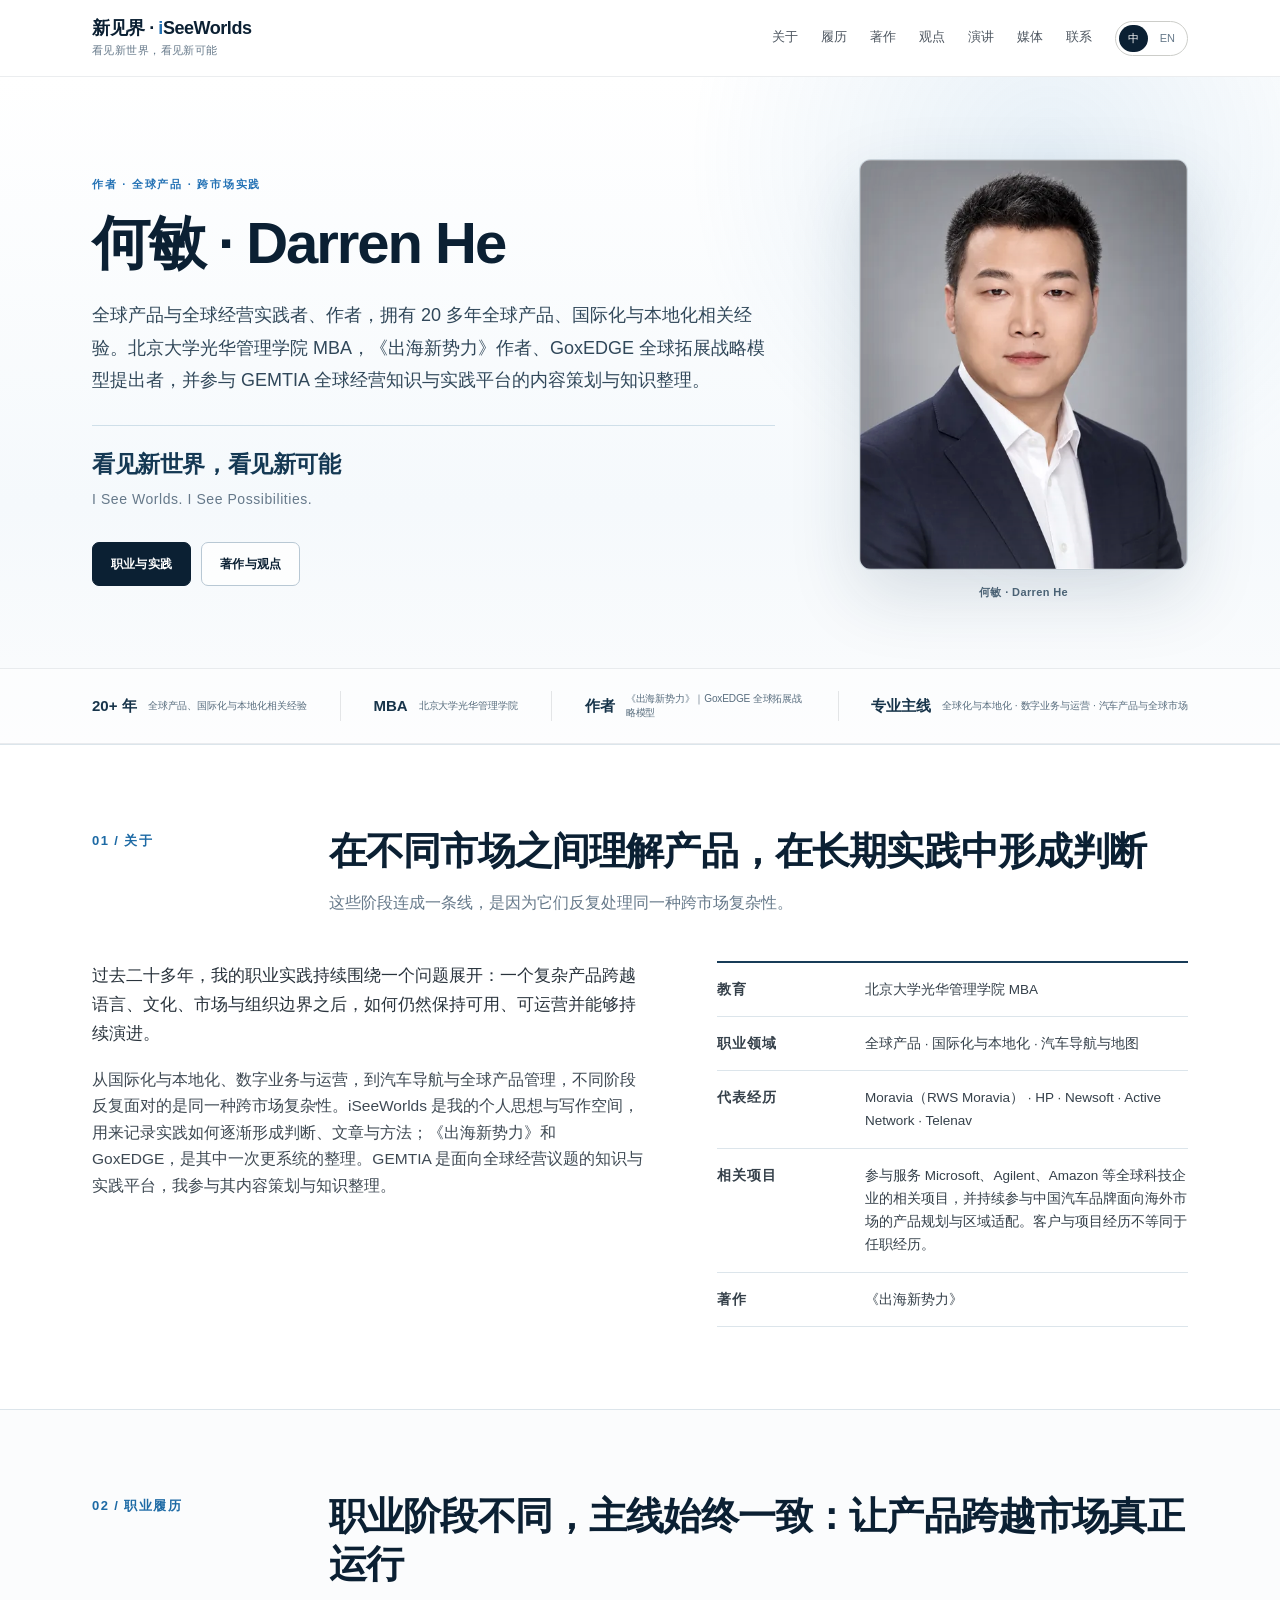
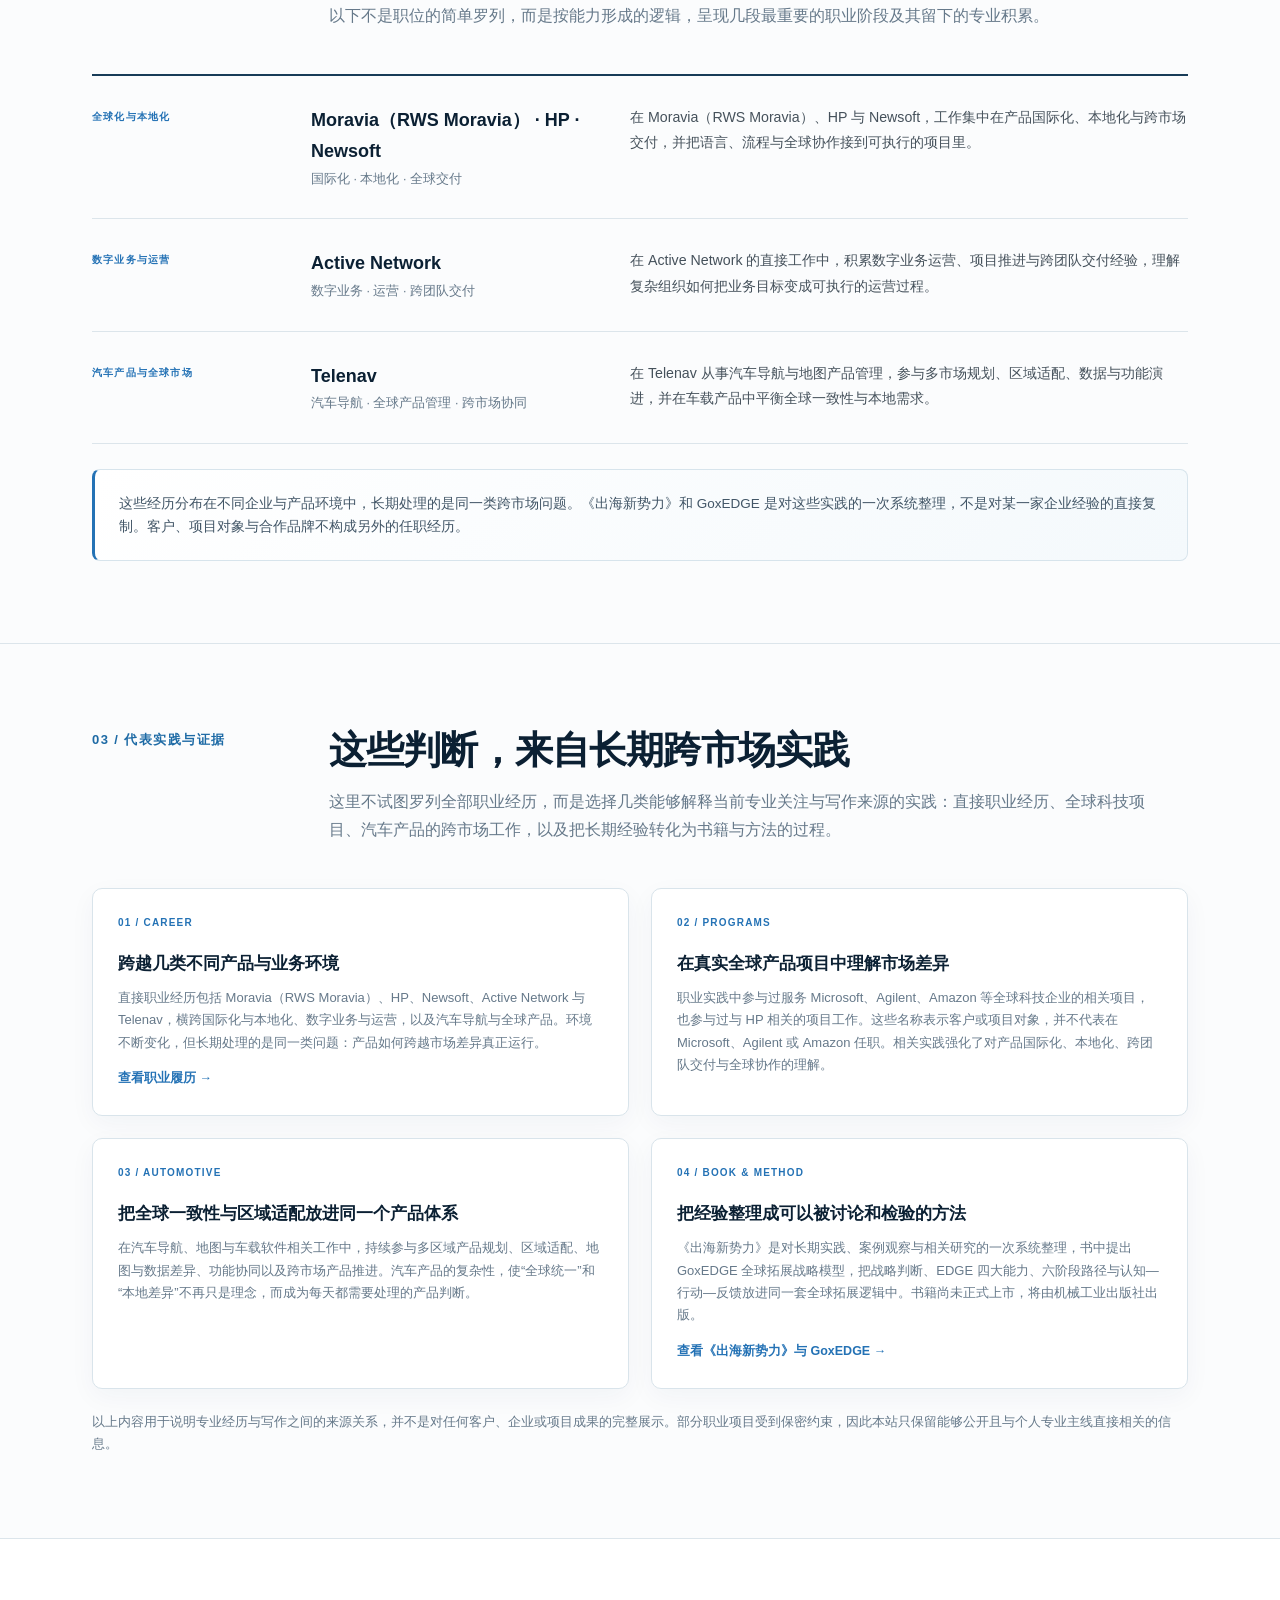
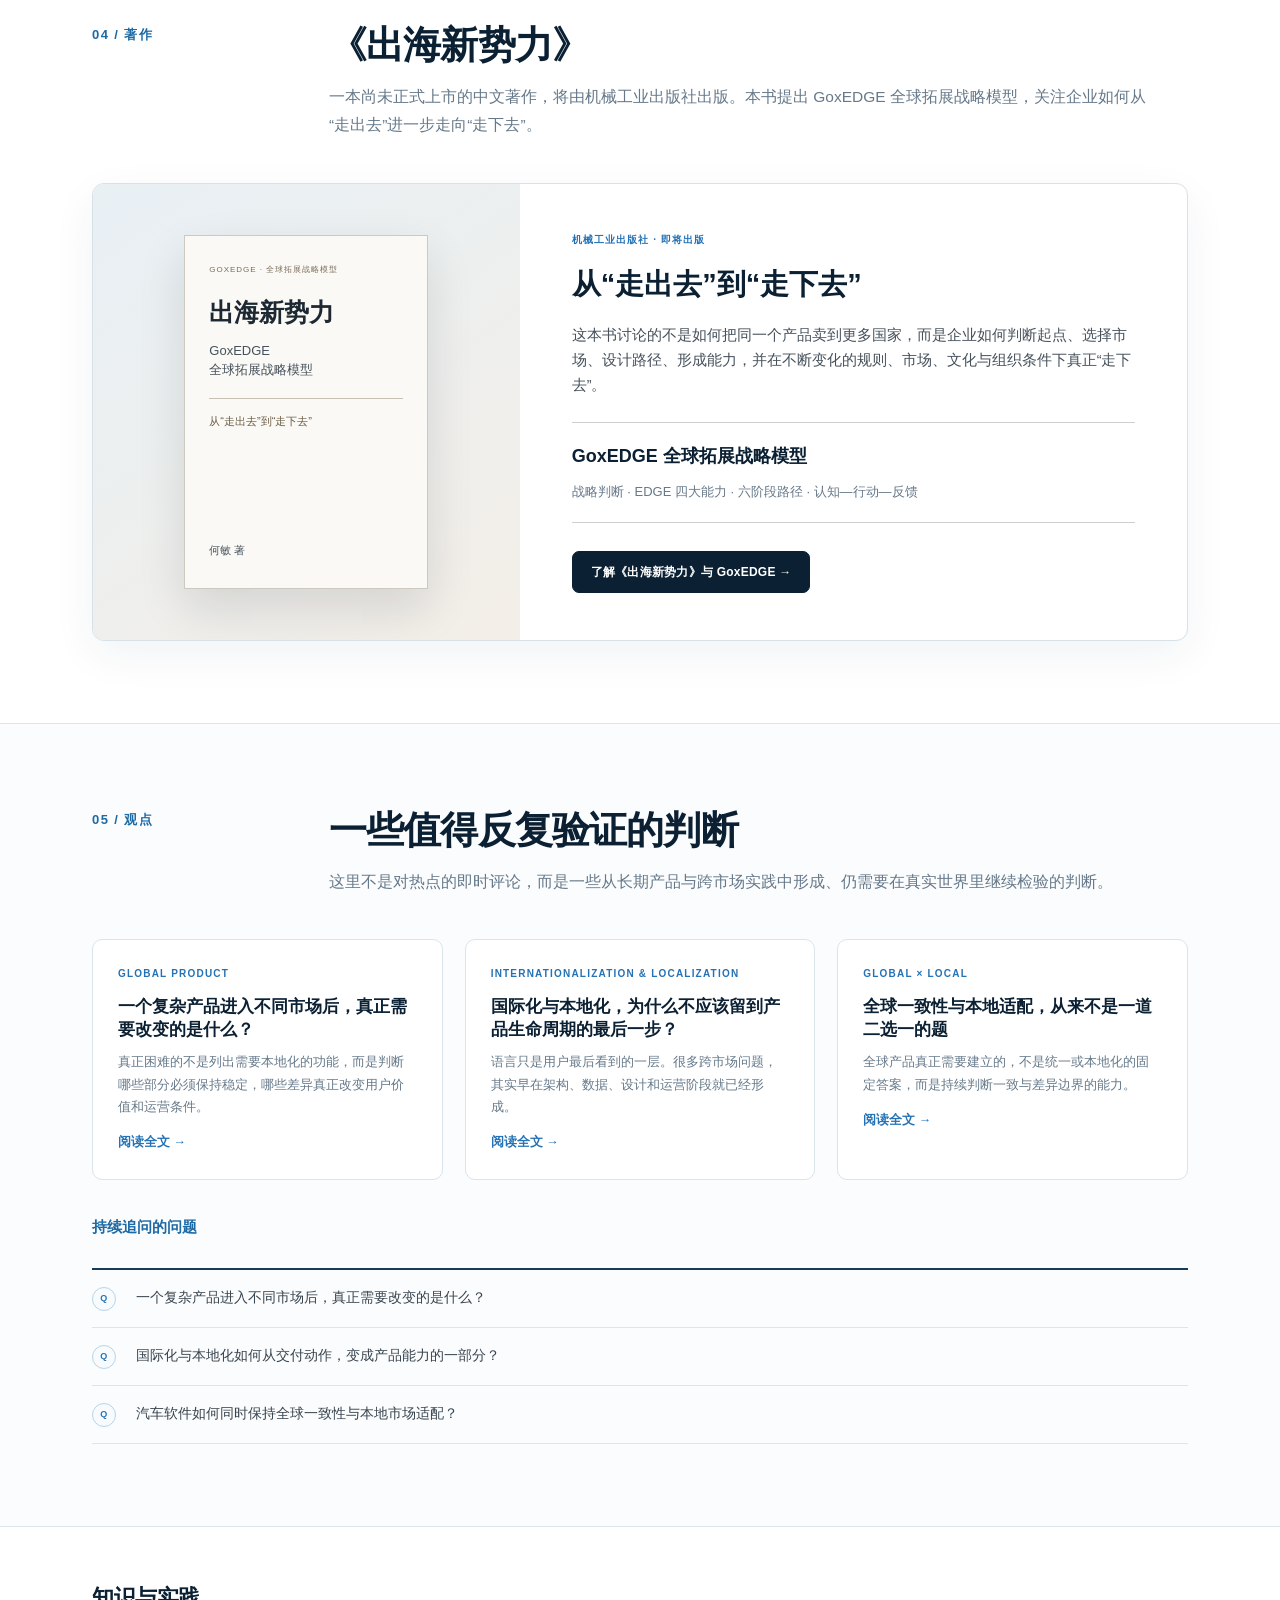
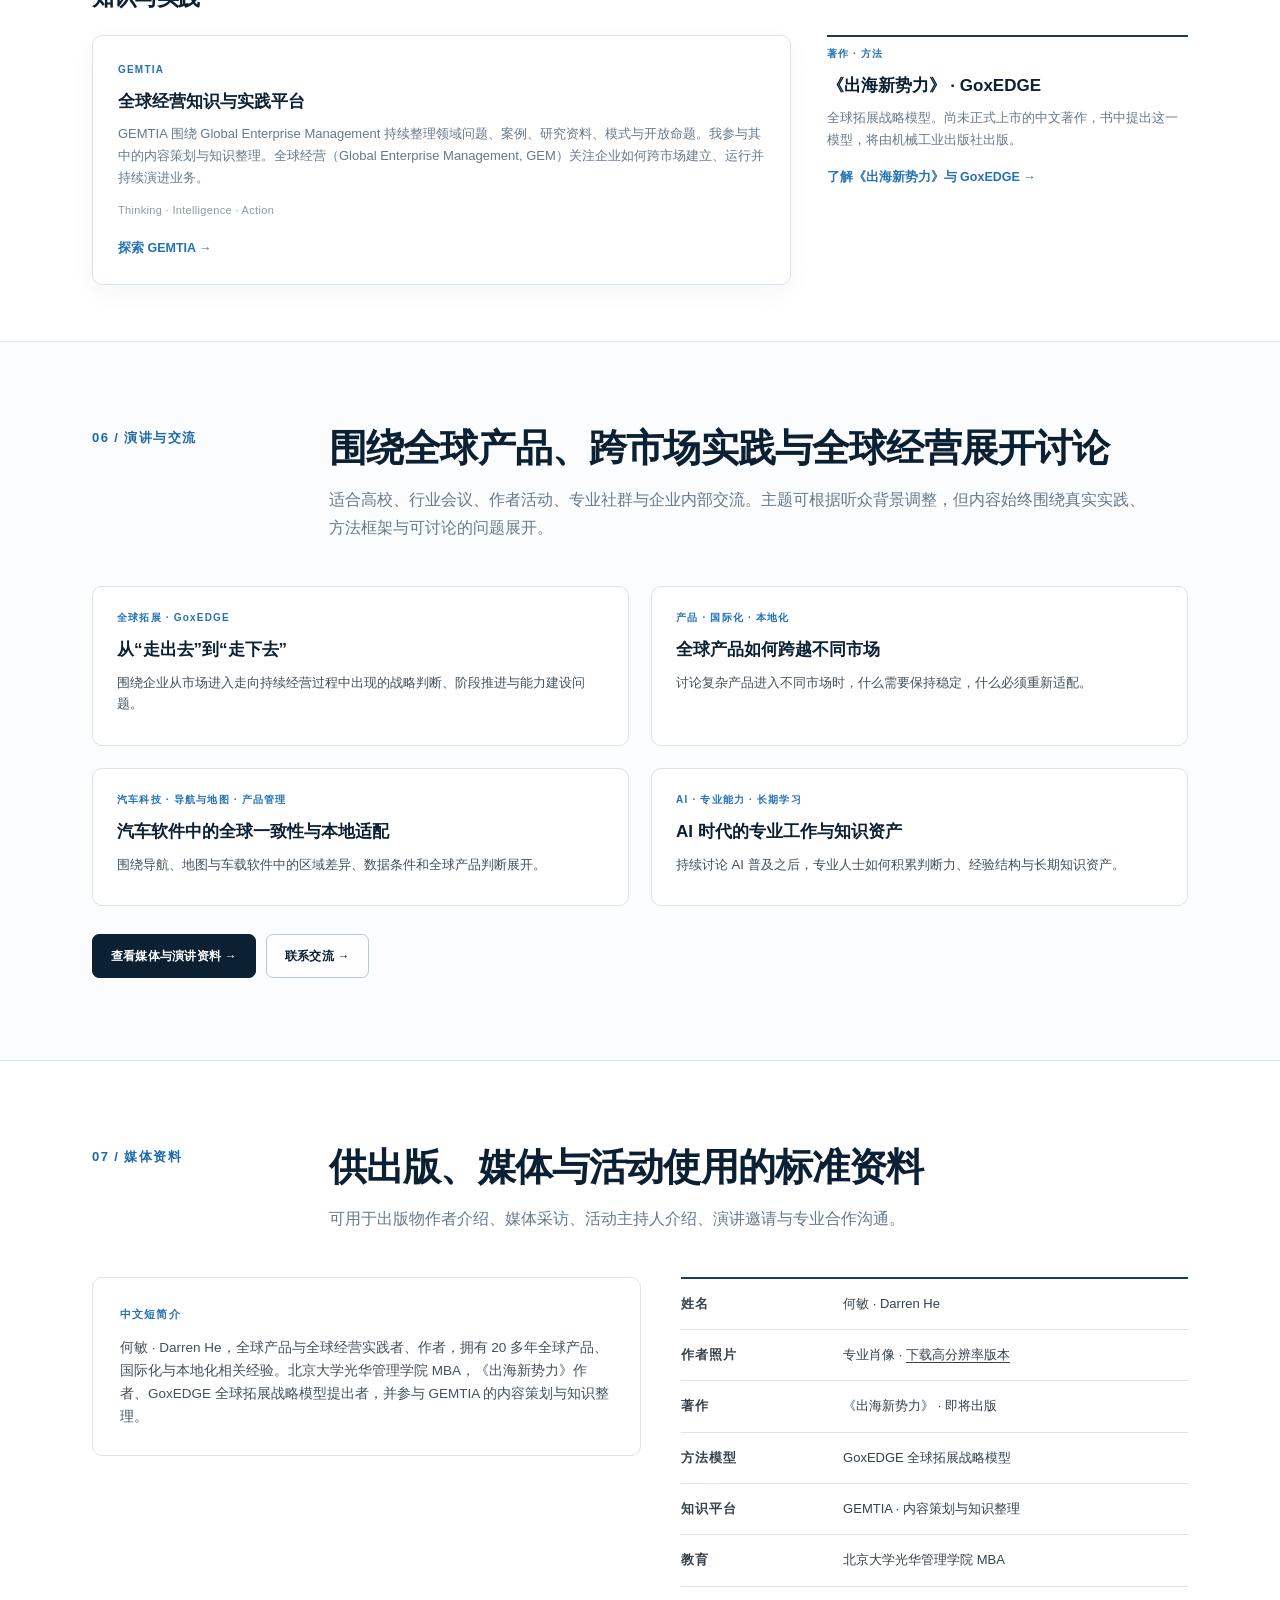
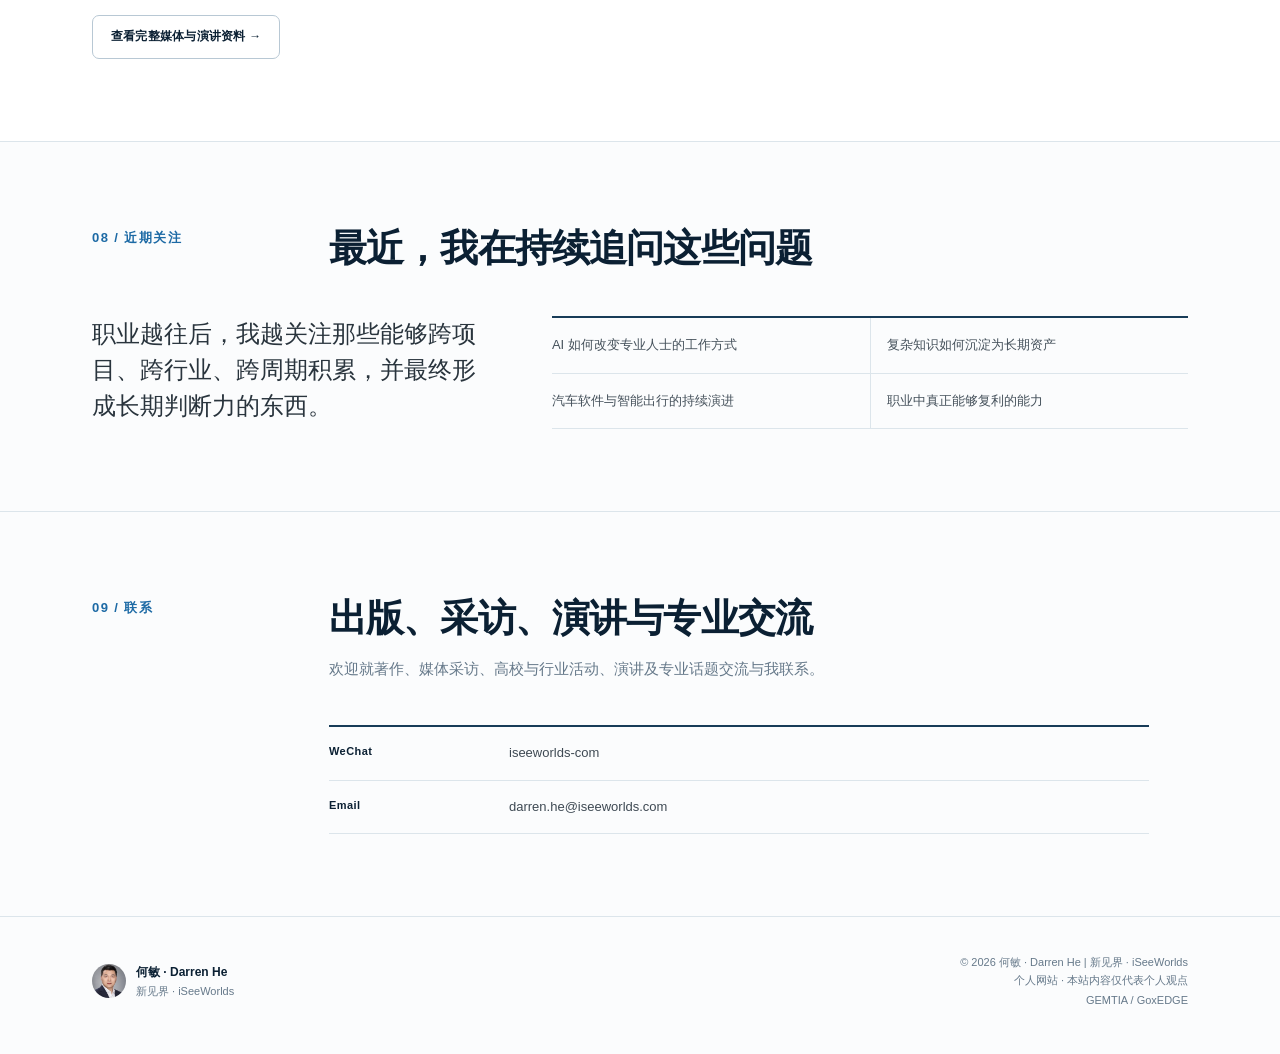
<file: index.html>
<!DOCTYPE html>
<html lang="zh-CN">
<head>
  <meta charset="UTF-8" />
  <meta name="viewport" content="width=device-width, initial-scale=1.0" />
  <meta name="description" content="何敏 · Darren He｜新见界 · iSeeWorlds：全球产品、国际化与本地化、汽车软件、写作与跨市场实践的个人主页。" />
  <meta name="author" content="Darren He" />
  <meta name="robots" content="index,follow,max-image-preview:large" />
  <meta name="theme-color" content="#fbfcfd" />
  <link rel="canonical" href="https://iseeworlds.com/" />
  <link rel="icon" type="image/svg+xml" href="assets/favicon.svg" />

  <meta property="og:type" content="profile" />
  <meta property="og:site_name" content="iSeeWorlds" />
  <meta property="og:title" content="新见界 · iSeeWorlds | 何敏 · Darren He" />
  <meta property="og:description" content="全球产品、国际化与本地化、汽车软件、写作与跨市场实践。" />
  <meta property="og:url" content="https://iseeworlds.com/" />
  <meta property="og:image" content="https://iseeworlds.com/assets/og-cover.jpg" />
  <meta property="og:image:alt" content="iSeeWorlds · Darren He / 何敏 — I See Worlds. I See Possibilities." />
  <meta property="og:image:width" content="1200" />
  <meta property="og:image:height" content="630" />
  <meta property="og:image:type" content="image/jpeg" />
  <meta property="og:locale" content="zh_CN" />
  <meta property="og:locale:alternate" content="en_US" />
  <meta property="profile:first_name" content="Darren" />
  <meta property="profile:last_name" content="He" />

  <meta name="twitter:card" content="summary_large_image" />
  <meta name="twitter:title" content="iSeeWorlds | Darren He" />
  <meta name="twitter:description" content="Global product, internationalization & localization, automotive software, writing and cross-market practice." />
  <meta name="twitter:image" content="https://iseeworlds.com/assets/og-cover.jpg" />

  <script type="application/ld+json">
  {
    "@context": "https://schema.org",
    "@graph": [
      {
        "@type": "Person",
        "@id": "https://iseeworlds.com/#person",
        "name": "Darren He",
        "alternateName": "何敏",
        "url": "https://iseeworlds.com/",
        "image": "https://iseeworlds.com/assets/darren-portrait-900.webp",
        "jobTitle": "Global Product & Global Enterprise Management Practitioner and Author",
        "knowsAbout": [
          "Global Product Management",
          "Global Enterprise Management",
          "Internationalization",
          "Localization",
          "Automotive Software"
        ],
        "alumniOf": {
          "@type": "CollegeOrUniversity",
          "name": "Peking University Guanghua School of Management"
        }
      },
      {
        "@type": "Organization",
        "@id": "https://gemtia.com/#organization",
        "name": "GEMTIA",
        "url": "https://gemtia.com/"
      },
      {
        "@type": "Book",
        "@id": "https://iseeworlds.com/#goxedge-book",
        "name": "出海新势力",
        "inLanguage": "zh-CN",
        "author": {"@id": "https://iseeworlds.com/#person"},
        "publisher": {"@type": "Organization", "name": "机械工业出版社"},
        "about": {"@type": "Thing", "name": "GoxEDGE 全球拓展战略模型"}
      }
    ]
  }
  </script>
  <title>新见界 · iSeeWorlds | 何敏 · Darren He</title>
  <style>
    :root{
      --ink:#0b2033;
      --ink-2:#22384a;
      --muted:#66798a;
      --soft:#8b9aa7;
      --line:#dce5eb;
      --paper:#fbfcfd;
      --surface:#ffffff;
      --surface-2:#f3f8fb;
      --accent:#2472b5;
      --accent-2:#6aa5d3;
      --accent-soft:#dbeaf5;
      --warm:#b78c5c;
      --max:1180px;
      --sans:ui-sans-serif,-apple-system,BlinkMacSystemFont,"SF Pro Text","Segoe UI","PingFang SC","Hiragino Sans GB","Noto Sans CJK SC","Microsoft YaHei","Helvetica Neue",Arial,sans-serif;
      --display:ui-sans-serif,-apple-system,BlinkMacSystemFont,"SF Pro Display","Segoe UI","PingFang SC","Hiragino Sans GB","Noto Sans CJK SC","Microsoft YaHei","Helvetica Neue",Arial,sans-serif;
    }
    *{box-sizing:border-box}
    html{scroll-behavior:smooth}
    body{margin:0;background:var(--paper);color:var(--ink);font-family:var(--sans);font-size:15px;line-height:1.72;-webkit-font-smoothing:antialiased;text-rendering:optimizeLegibility}
    body.lang-zh [data-en]{display:none!important}
    body.lang-en [data-zh]{display:none!important}
    a{color:inherit;text-decoration:none}
    img{display:block;max-width:100%}
    button{font-family:inherit}
    :focus-visible{outline:3px solid rgba(36,114,181,.38);outline-offset:3px}
    .skip-link{position:fixed;left:16px;top:12px;z-index:1000;padding:10px 14px;background:var(--ink);color:#fff;border-radius:6px;transform:translateY(-160%);transition:transform .18s ease}
    .skip-link:focus{transform:translateY(0)}
    .wrap{max-width:var(--max);margin:0 auto;padding:0 42px}

    .topbar{position:sticky;top:0;z-index:50;background:rgba(255,255,255,.9);backdrop-filter:blur(18px);border-bottom:1px solid rgba(11,32,51,.08)}
    nav{height:76px;display:flex;align-items:center;justify-content:space-between;gap:28px}
    .identity{display:flex;align-items:center;gap:12px;min-width:220px}
    .wordmark{font-family:var(--display);font-size:18px;font-weight:740;letter-spacing:-.025em;line-height:1.1;color:var(--ink);white-space:nowrap}
    .wordmark .brand-i{color:var(--accent);font-weight:760}
    .identity small{display:block;font-size:10.5px;line-height:1.2;color:var(--muted);margin-top:5px;letter-spacing:.04em}
    .avatar{display:none}
    .navlinks{display:flex;align-items:center;gap:23px;font-size:12.5px;color:#4d5660}
    .navlinks a:hover{color:var(--ink)}
    .lang-switch{display:flex;gap:3px;padding:3px;border:1px solid #cccdc9;border-radius:999px;background:rgba(255,255,255,.6)}
    .lang-switch button{border:0;background:transparent;border-radius:999px;padding:6px 9px;font-size:11px;color:var(--muted);cursor:pointer}
    .lang-switch button.active{background:var(--ink);color:#fff}
    .navlinks a{transition:color .18s ease}
    .navlinks a:hover{color:var(--accent)}
    .menu-toggle{display:none;border:0;background:transparent;padding:7px;cursor:pointer;color:var(--ink)}
    .menu-toggle span{display:block;width:20px;height:1.5px;background:currentColor;margin:4px 0;transition:.18s ease}
    .mobile-menu{display:none;border-top:1px solid rgba(11,32,51,.08);padding:8px 0 16px}
    .mobile-menu a{display:block;padding:10px 0;font-size:13px;color:#405565;border-bottom:1px solid rgba(11,32,51,.06)}
    .mobile-menu a:last-child{border-bottom:0}

    .hero{padding:82px 0 0;background:radial-gradient(circle at 82% 12%,rgba(76,145,198,.13),transparent 30%),linear-gradient(180deg,#ffffff 0%,#f5f9fc 64%,#fbfcfd 100%)}
    .hero-main{display:grid;grid-template-columns:minmax(0,1.35fr) minmax(280px,.65fr);gap:84px;align-items:center;padding-bottom:66px}
    .eyebrow{font-size:11px;letter-spacing:.16em;text-transform:uppercase;color:var(--accent);font-weight:760;margin-bottom:19px}
    h1{font-family:var(--display);font-size:64px;line-height:1.04;letter-spacing:-.046em;margin:0;font-weight:720;color:var(--ink)}
    .hero-lede{font-size:18px;line-height:1.82;color:#31485a;max-width:760px;margin:26px 0 28px}
    .tagline{padding-top:23px;border-top:1px solid #cfdfe9;max-width:760px}
    .tagline strong{display:block;font-size:23px;line-height:1.35;font-weight:680;letter-spacing:-.018em;color:#153954}
    .tagline span{display:block;font-size:14px;color:var(--muted);margin-top:7px;letter-spacing:.04em}
    .hero-actions{display:flex;gap:10px;flex-wrap:wrap;margin-top:31px}
    .btn{display:inline-flex;align-items:center;justify-content:center;min-height:44px;padding:0 18px;font-size:12px;font-weight:720;letter-spacing:.02em;border:1px solid #b8c8d4;background:rgba(255,255,255,.78);border-radius:7px;transition:.18s ease}
    .btn:hover{border-color:var(--accent);color:var(--accent);transform:translateY(-1px)}
    .btn.primary{background:var(--ink);border-color:var(--ink);color:#fff}
    .btn.primary:hover{background:#123a59;border-color:#123a59;color:#fff}
    .portrait-wrap{max-width:344px;margin-left:auto;position:relative}
    .portrait-wrap:before{content:"";position:absolute;inset:8% -11% -8% 12%;background:radial-gradient(circle at 50% 45%,rgba(82,143,188,.18),rgba(82,143,188,0) 68%);filter:blur(15px);pointer-events:none}
    .portrait{aspect-ratio:4/5;overflow:hidden;background:#dfe6eb;border:1px solid rgba(63,91,112,.14);border-radius:12px;box-shadow:0 24px 70px rgba(28,57,80,.15);position:relative}
    .portrait:after{content:"";position:absolute;inset:0;box-shadow:inset 0 0 0 1px rgba(255,255,255,.22),inset 0 -46px 70px rgba(243,248,251,.08);pointer-events:none}
    .portrait img{width:100%;height:100%;object-fit:cover;object-position:center 17%;filter:saturate(.94) contrast(1.025) brightness(1.015)}
    .portrait-meta{display:flex;justify-content:center;gap:16px;padding-top:13px;font-size:11px;color:#506779;letter-spacing:.035em;text-transform:none;font-weight:620;text-align:center}

    .profile-strip{border-top:1px solid rgba(11,32,51,.08);border-bottom:1px solid rgba(11,32,51,.08);background:rgba(255,255,255,.52)}
    .profile-strip .wrap{max-width:var(--max);padding-left:42px;padding-right:42px}
    .profile-grid{display:grid;grid-template-columns:max-content minmax(34px,1fr) max-content minmax(34px,1fr) minmax(0,220px) minmax(34px,1fr) max-content;align-items:center}
    .profile-item{padding:23px 0;display:flex;align-items:center;justify-content:flex-start;gap:11px;min-width:0;white-space:nowrap;text-align:left}
    .profile-item:last-of-type{justify-content:flex-end;text-align:right}
    .profile-sep{width:1px;height:30px;background:rgba(17,24,32,.10);justify-self:center;align-self:center}
    .profile-item strong{display:inline;font-size:15px;line-height:1.3;font-weight:790;margin:0;color:#17344a;flex:0 0 auto}
    .profile-item span{font-size:10.4px;color:#586d7e;line-height:1.4;min-width:0;letter-spacing:-.006em}
    .profile-item.profile-book{white-space:normal}
    .profile-item .book-one-line{white-space:normal;font-size:10.1px;letter-spacing:-.018em}
    body.lang-en .profile-item .book-one-line{white-space:normal;font-size:9.7px}

    body.lang-en{font-family:-apple-system,BlinkMacSystemFont,"Segoe UI","Helvetica Neue",Arial,sans-serif;font-size:15.5px;line-height:1.68}
    body.lang-en .wordmark{font-size:18px;letter-spacing:-.02em}
    body.lang-en .identity small{font-size:10.8px;letter-spacing:.025em}
    body.lang-zh h1{font-size:58px;line-height:1.04;letter-spacing:-.035em}
    body.lang-en h1{font-size:58px;line-height:1.02;letter-spacing:-.04em;font-weight:700}
    body.lang-en .hero-lede{font-size:17.2px;line-height:1.72;max-width:745px;margin-top:34px}
    body.lang-en .tagline strong{font-size:22px;line-height:1.32}
    body.lang-en .tagline span{font-size:13.5px;line-height:1.55;letter-spacing:.015em}
    body.lang-en .profile-item strong{font-size:14.4px}
    body.lang-en .profile-item span{font-size:10.4px;letter-spacing:-.006em}
    body.lang-en .section-kicker{font-size:12.5px;letter-spacing:.095em}
    body.lang-en h2{font-size:34px;line-height:1.22;letter-spacing:-.018em;font-weight:650;max-width:900px}
    body.lang-en .sublede{font-size:15.5px;line-height:1.7;max-width:825px}
    body.lang-en .prose p{font-size:15.3px;line-height:1.72}
    body.lang-en .prose p:first-child{font-size:16.5px;line-height:1.68}
    body.lang-en .company h3{font-size:17.5px}
    body.lang-en .role-row p{font-size:14.3px;line-height:1.72}
    body.lang-en .focus-card h3{font-size:16.5px;line-height:1.35}
    body.lang-en .focus-card p{font-size:13.2px;line-height:1.6}
    body.lang-en .book-copy h3{font-size:27px;line-height:1.34}
    body.lang-en .speaking-intro{font-size:23px;line-height:1.42}
    body.lang-en .speaking-copy{font-size:14.5px;line-height:1.7}
    body.lang-en .media-row span,body.lang-en .media-row a{font-size:13.2px;line-height:1.55}
    body.lang-en .contact-lede{font-size:15.2px;line-height:1.7}

    section{padding:82px 0;border-bottom:1px solid var(--line)}
    #about,#book,#knowledge,#media{background:#fff}
    #experience,#focus,#ideas,#speaking,#now,#contact{background:var(--paper)}
    .section-head{display:grid;grid-template-columns:185px 1fr;gap:52px;margin-bottom:44px}
    .section-kicker{font-size:13px;letter-spacing:.11em;text-transform:uppercase;color:#1d6aa5;font-weight:820;padding-top:5px;line-height:1.35}
    h2{font-family:var(--display);font-size:38px;line-height:1.28;letter-spacing:-.022em;margin:0;font-weight:650}
    .sublede{font-size:15.5px;line-height:1.8;color:var(--muted);max-width:820px;margin:13px 0 0}

    .about-grid{display:grid;grid-template-columns:1.08fr .92fr;gap:72px}
    .prose p{font-size:15.5px;color:#3e4953;margin:0 0 18px}
    .prose p:first-child{font-size:17px;color:#29333c}
    .facts{border-top:2px solid #183c58}
    .fact{display:grid;grid-template-columns:126px 1fr;gap:22px;padding:15px 0;border-bottom:1px solid var(--line)}
    .fact b{font-size:10px;letter-spacing:.11em;text-transform:uppercase;color:var(--muted)}
    .fact span{font-size:13.5px;color:#35404a}

    .timeline{border-top:2px solid #183c58}
    .role-row{display:grid;grid-template-columns:185px 285px 1fr;gap:34px;padding:29px 0;border-bottom:1px solid var(--line)}
    .phase{font-size:10px;letter-spacing:.12em;text-transform:uppercase;color:var(--accent);font-weight:700;padding-top:3px}
    .company h3{font-size:18px;margin:0 0 3px;font-weight:680}
    .company .role{font-size:12.5px;color:var(--muted);line-height:1.55}
    .role-row p{font-size:14.2px;color:#45515b;margin:0;line-height:1.8}
    .career-note{margin-top:25px;padding:22px 24px;background:linear-gradient(135deg,#ffffff 0%,#f4f9fc 100%);border:1px solid #d7e4ec;border-left:3px solid var(--accent);border-radius:8px;font-size:13.5px;color:#425667}

    .focus-grid{display:grid;grid-template-columns:repeat(2,1fr);gap:22px}
    .focus-card{background:var(--surface);border:1px solid #d9e4eb;padding:25px;min-height:180px;border-radius:10px;box-shadow:0 8px 26px rgba(24,56,82,.045)}
    .focus-card .num{font-size:10px;color:var(--accent);font-weight:700;letter-spacing:.12em}
    .focus-card h3{font-size:17px;margin:18px 0 9px;font-weight:650}
    .focus-card p{font-size:13px;color:var(--muted);margin:0}
    .focus-card a{display:inline-block;margin-top:14px;font-size:12.5px;font-weight:650;color:var(--accent)}
    .focus-card a:hover{text-decoration:underline}
    .evidence-note{margin:22px 0 0;font-size:13px;line-height:1.75;color:#66798a}

    .book-shell{display:grid;grid-template-columns:.78fr 1.22fr;border:1px solid #d6e1e8;background:var(--surface);border-radius:12px;overflow:hidden;box-shadow:0 14px 44px rgba(22,53,77,.06)}
    .book-side{display:flex;align-items:center;justify-content:center;padding:46px;background:linear-gradient(145deg,#e8f0f5 0%,#f3eee7 100%)}
    .book-cover{width:244px;aspect-ratio:.69/1;background:#faf9f5;border:1px solid #cec9bf;box-shadow:0 20px 44px rgba(20,26,32,.12);padding:28px 24px;display:flex;flex-direction:column;justify-content:space-between}
    .series{font-size:8px;letter-spacing:.12em;color:#7b6d59;text-transform:uppercase;line-height:1.6}
    .book-title-cn{font-size:25px;line-height:1.36;font-weight:700;color:#1d2833;margin:18px 0 12px}
    .book-model{font-size:13px;line-height:1.5;color:#46515b}
    .book-tag{font-size:11px;color:#6c5b44;border-top:1px solid #c8c1b4;padding-top:13px;margin-top:18px}
    .book-author{font-size:10.5px;color:#46515a}
    .book-copy{padding:47px 52px}
    .book-copy .meta{font-size:10px;letter-spacing:.11em;text-transform:uppercase;color:var(--accent);font-weight:700;margin-bottom:16px}
    .book-copy h3{font-family:var(--display);font-size:29px;line-height:1.4;margin:0 0 19px;font-weight:700}
    .book-copy p{font-size:14.5px;color:#46515b;margin:0 0 17px}
    .book-keyline{margin:24px 0;padding:18px 0;border-top:1px solid #cfd0cc;border-bottom:1px solid #cfd0cc}
    .book-keyline strong{display:block;font-size:18px;font-weight:650;margin-bottom:6px}
    .book-keyline span{font-size:13px;color:var(--muted)}
    .book-points{display:grid;grid-template-columns:1fr 1fr;gap:12px 22px;margin-top:22px}
    .book-point{font-size:12.5px;color:#3d4852;padding-top:10px;border-top:1px solid #e1e1dd}
    .book-actions{display:flex;gap:10px;flex-wrap:wrap;margin-top:28px}
    .book-actions .btn{min-height:42px}

    .ideas-grid{display:grid;grid-template-columns:repeat(3,minmax(0,1fr));gap:22px}
    .idea-block{padding:25px;background:var(--surface);border:1px solid #d9e4eb;border-radius:10px;min-width:0}
    .idea-block h3{font-size:17px;margin:0 0 9px;font-weight:650;line-height:1.4}
    .idea-block p{font-size:13px;color:var(--muted);margin:0}
    .note-kicker{font-size:10px;letter-spacing:.12em;color:var(--accent);font-weight:700;margin-bottom:12px}
    .idea-block a{display:inline-block;margin-top:14px;font-size:12.5px;font-weight:650;color:var(--accent)}
    .idea-block a:hover{text-decoration:underline}
    #knowledge{padding:56px 0}
    .knowledge-title{font-size:22px;line-height:1.35;margin:0 0 22px;font-weight:650}
    .knowledge-layout{display:grid;grid-template-columns:1.45fr .75fr;gap:36px;align-items:start}
    .knowledge-platform{background:var(--surface);border:1px solid #d9e4eb;border-radius:10px;padding:25px;box-shadow:0 8px 26px rgba(24,56,82,.045)}
    .knowledge-platform h3,.knowledge-method h3{font-size:17px;margin:0 0 9px;font-weight:650;line-height:1.4}
    .knowledge-platform p,.knowledge-method p{font-size:13px;color:var(--muted);margin:0 0 12px;line-height:1.7}
    .knowledge-platform .knowledge-mark{font-size:11px;letter-spacing:.03em;color:var(--soft);margin:0 0 14px}
    .knowledge-platform a,.knowledge-method a{display:inline-block;margin-top:2px;font-size:12.5px;font-weight:650;color:var(--accent)}
    .knowledge-platform a:hover,.knowledge-method a:hover{text-decoration:underline}
    .knowledge-method{padding-top:8px;border-top:2px solid #183c58}
    .questions-label{margin:34px 0 0;font-size:15px;font-weight:650;color:#1d6aa5}
    .question a:hover{text-decoration:underline}
    .question-list{margin-top:28px;border-top:2px solid #183c58}
    .question{display:grid;grid-template-columns:28px 1fr;gap:16px;align-items:start;padding:16px 0;border-bottom:1px solid var(--line);font-size:13.5px;color:#38444e}
    .question .qmark{width:24px;height:24px;border:1px solid #b9d4e8;border-radius:999px;display:flex;align-items:center;justify-content:center;font-size:9px;line-height:1;color:var(--accent);font-weight:800;letter-spacing:.04em;margin-top:1px;background:#f7fbfe}

    .speaking-grid{display:grid;grid-template-columns:.82fr 1.18fr;gap:70px}
    .speaking-intro{font-size:25px;line-height:1.5;margin:0;color:#28333c;font-weight:560}
    .speaking-copy{font-size:14.5px;color:var(--muted);margin-top:19px}
    .topics{border-top:2px solid #183c58}
    .topic{padding:16px 0;border-bottom:1px solid var(--line)}
    .topic strong{display:block;font-size:14px;margin-bottom:3px}
    .topic span{font-size:12px;color:var(--muted)}
    .topic-grid{display:grid;grid-template-columns:1fr 1fr;gap:22px}
    .topic-card{background:var(--surface);border:1px solid #d9e4eb;border-radius:10px;padding:22px 24px;min-width:0}
    .topic-card h3{font-size:17px;line-height:1.4;margin:8px 0 10px;font-weight:650}
    .topic-card p{margin:0 0 8px;font-size:13px;line-height:1.65;color:#44505a}
    .topic-card b{font-weight:700;color:#1d6aa5}
    .block-label{margin:36px 0 8px;font-size:15px;font-weight:650;color:#1d6aa5}
    .format-grid{display:grid;grid-template-columns:repeat(3,minmax(0,1fr));gap:22px;margin-top:8px}
    .format-card{border-top:2px solid #183c58;padding-top:14px;min-width:0}
    .format-card h3{font-size:16px;margin:6px 0 8px;font-weight:650}
    .format-card p{margin:0;font-size:13px;line-height:1.65;color:#44505a}
    .audience-list{margin:8px 0 0;padding:0;list-style:none}
    .audience-list li{padding:10px 0;border-bottom:1px solid var(--line);font-size:14px;color:#38444e}
    .speaking-actions{display:flex;flex-wrap:wrap;gap:10px;margin-top:28px}

    .media-grid{display:grid;grid-template-columns:1.04fr .96fr;gap:40px}
    .bio-box{background:var(--surface);border:1px solid #d9e4eb;padding:27px;border-radius:10px}
    .bio-box + .bio-box{margin-top:18px}
    .bio-box h3{font-size:10.5px;letter-spacing:.11em;text-transform:uppercase;color:var(--accent);margin:0 0 13px}
    .bio-box p{font-size:13.5px;color:#44505a;margin:0}
    .media-list{border-top:2px solid #183c58}
    .media-row{display:grid;grid-template-columns:142px 1fr;gap:20px;padding:14px 0;border-bottom:1px solid var(--line)}
    .media-row b{font-size:10px;letter-spacing:.11em;text-transform:uppercase;color:var(--muted)}
    .media-row span,.media-row a{font-size:13px;color:#36414a;overflow-wrap:anywhere}
    .media-row a.media-download{color:#36414a;text-decoration:underline;text-underline-offset:.22em;text-decoration-thickness:1px;text-decoration-color:currentColor}
    .media-row a.media-download:hover{color:var(--accent);text-decoration-color:var(--accent)}

    .now-grid{display:grid;grid-template-columns:.76fr 1.24fr;gap:70px}
    .now-copy{font-size:24px;line-height:1.5;margin:0;color:#29343d;font-weight:560}
    .now-list{display:grid;grid-template-columns:1fr 1fr;border-top:2px solid #183c58}
    .now-item{padding:16px 16px 16px 0;border-bottom:1px solid var(--line);font-size:13px;color:#45515b}
    .now-item:nth-child(even){padding-left:16px;border-left:1px solid var(--line)}

    .contact-grid{display:grid;grid-template-columns:1fr;gap:0;align-items:start}
    .contact-lede{font-size:15px;color:var(--muted);max-width:760px;margin:13px 0 0}
    .contact-list{border-top:2px solid #183c58;max-width:820px;margin-left:237px}
    .contact-row{display:grid;grid-template-columns:160px 1fr;gap:20px;padding:15px 0;border-bottom:1px solid var(--line)}
    .contact-row strong{font-size:11px;letter-spacing:.04em}
    .contact-row a,.contact-row span{font-size:13px;color:#3e4953;overflow-wrap:anywhere}
    .contact-row a:hover{text-decoration:underline}

    footer{padding:36px 0 44px}
    .footer{display:flex;justify-content:space-between;align-items:center;gap:30px;font-size:11px;color:var(--muted)}
    .footer-person{display:flex;align-items:center;gap:10px}
    .footer-person img{width:34px;height:34px;border-radius:50%;object-fit:cover;object-position:center 17%}
    .footer-person strong{font-size:12px;color:var(--ink)}
    .footer-note{max-width:430px;text-align:right;line-height:1.65}
    .footer-links{margin-top:2px}
    .footer-links a:hover{color:var(--accent)}

    @media(max-width:1120px){
      .profile-strip .wrap{padding-left:42px;padding-right:42px}
      .profile-grid{grid-template-columns:1fr 1fr}
      .profile-sep{display:none}
      .profile-item{white-space:normal;justify-content:flex-start!important;text-align:left!important;padding:20px 26px}
      .profile-item:nth-of-type(odd){padding-left:0;border-right:1px solid var(--line)}
      .profile-item:nth-of-type(even){padding-right:0}
      .profile-item:nth-of-type(-n+2){border-bottom:1px solid var(--line)}
      .profile-item .book-one-line,body.lang-en .profile-item .book-one-line{white-space:normal}
    }
    @media(max-width:980px){
      .navlinks>a{display:none}
      .menu-toggle{display:inline-flex;flex-direction:column;justify-content:center}
      .mobile-menu.open{display:block}
      .hero-main,.about-grid,.section-head,.book-shell,.speaking-grid,.media-grid,.now-grid,.contact-grid,.knowledge-layout{grid-template-columns:1fr}
      .contact-list{margin-left:0;max-width:none}
      .hero-main{gap:44px}
      .portrait-wrap{margin:0;max-width:350px;width:56%}
      .section-head{gap:10px}
      .role-row{grid-template-columns:135px 210px 1fr}
      .focus-grid,.ideas-grid,.topic-grid,.format-grid{grid-template-columns:1fr}
    }
    @media(max-width:700px){
      .wrap{padding:0 22px}
      nav{height:68px}
      .identity{min-width:0}
      .identity small{display:none}
      .avatar{width:39px;height:39px}
      .hero{padding-top:52px}
      h1{font-size:48px}
      .hero-lede{font-size:16px}
      .tagline strong{font-size:20px}
      .portrait-wrap{width:78%;max-width:330px}
      .profile-strip .wrap{padding-left:22px;padding-right:22px}
      .profile-item{padding:18px 14px;display:block;white-space:normal;text-align:left}.profile-item strong{display:block;margin-bottom:4px}
      section{padding:61px 0}
      h2{font-size:32px}
      .role-row{grid-template-columns:1fr;gap:7px;padding:23px 0}
      .focus-grid,.ideas-grid,.topic-grid,.format-grid{grid-template-columns:1fr}
      .focus-card:last-child{grid-column:auto}
      .book-side{padding:34px 20px}
      .book-copy{padding:32px 27px}
      .book-points{grid-template-columns:1fr}
      .now-list{grid-template-columns:1fr}
      .now-item,.now-item:nth-child(even){padding:14px 0;border-left:none}
      .contact-row{grid-template-columns:1fr;gap:5px}
      .footer{flex-direction:column;align-items:flex-start}
      .footer-note{text-align:left;max-width:none}
    }
  </style>
</head>
<body class="lang-zh">
  <a class="skip-link" href="#main-content"><span data-zh>跳至主要内容</span><span data-en>Skip to main content</span></a>
  <header class="topbar">
    <div class="wrap">
      <nav aria-label="Primary navigation">
        <a class="identity" href="#home" aria-label="iSeeWorlds home">
          <div>
            <div class="wordmark" data-zh>新见界 · <span class="brand-i">i</span>SeeWorlds</div>
            <div class="wordmark" data-en><span class="brand-i">i</span>SeeWorlds</div>
            <small data-zh>看见新世界，看见新可能</small>
            <small data-en>I See Worlds. I See Possibilities.</small>
          </div>
        </a>
        <div class="navlinks">
          <a href="#about"><span data-zh>关于</span><span data-en>About</span></a>
          <a href="#experience"><span data-zh>履历</span><span data-en>Experience</span></a>
          <a href="#book"><span data-zh>著作</span><span data-en>Book</span></a>
          <a href="#ideas"><span data-zh>观点</span><span data-en>Ideas</span></a>
          <a href="#speaking"><span data-zh>演讲</span><span data-en>Speaking</span></a>
          <a href="#media"><span data-zh>媒体</span><span data-en>Media</span></a>
          <a href="#contact"><span data-zh>联系</span><span data-en>Contact</span></a>
          <button class="menu-toggle" id="menuToggle" type="button" aria-label="Open navigation" aria-expanded="false" aria-controls="mobileMenu"><span></span><span></span><span></span></button>
          <div class="lang-switch" aria-label="Language selector">
            <button id="zhBtn" class="active" type="button" aria-pressed="true">中</button>
            <button id="enBtn" type="button" aria-pressed="false">EN</button>
          </div>
        </div>
      </nav>
      <div class="mobile-menu" id="mobileMenu" aria-label="Mobile navigation">
        <a href="#about"><span data-zh>关于</span><span data-en>About</span></a>
        <a href="#experience"><span data-zh>履历</span><span data-en>Experience</span></a>
        <a href="#book"><span data-zh>著作</span><span data-en>Book</span></a>
        <a href="#ideas"><span data-zh>观点</span><span data-en>Ideas</span></a>
        <a href="#speaking"><span data-zh>演讲</span><span data-en>Speaking</span></a>
        <a href="#media"><span data-zh>媒体</span><span data-en>Media</span></a>
        <a href="#contact"><span data-zh>联系</span><span data-en>Contact</span></a>
      </div>
    </div>
  </header>

  <main id="main-content">
    <section class="hero" id="home">
      <div class="wrap hero-main">
        <div>
          <div class="eyebrow"><span data-zh>作者 · 全球产品 · 跨市场实践</span><span data-en>Author · Global Product · Cross-market Practice</span></div>
          <h1 data-zh>何敏 · Darren He</h1><h1 data-en>Darren He</h1>
          <p class="hero-lede" data-zh>全球产品与全球经营实践者、作者，拥有 20 多年全球产品、国际化与本地化相关经验。北京大学光华管理学院 MBA，《出海新势力》作者、GoxEDGE 全球拓展战略模型提出者，并参与 GEMTIA 全球经营知识与实践平台的内容策划与知识整理。</p>
          <p class="hero-lede" data-en>Darren He is a global product and global enterprise management practitioner and author with more than two decades of experience in global products, internationalization and localization. He holds an MBA from Peking University's Guanghua School of Management, is the author of 《出海新势力》 and creator of the GoxEDGE Global Expansion Strategy Model, and contributes to the editorial and knowledge curation of GEMTIA.</p>
          <div class="tagline">
            <strong data-zh>看见新世界，看见新可能</strong>
            <strong data-en>I See Worlds. I See Possibilities.</strong>
            <span data-zh>I See Worlds. I See Possibilities.</span>
            <span data-en>A personal lens on markets, products, technology and the possibilities between them.</span>
          </div>
          <div class="hero-actions">
            <a class="btn primary" href="#experience"><span data-zh>职业与实践</span><span data-en>Experience & Practice</span></a>
            <a class="btn" href="#book"><span data-zh>著作与观点</span><span data-en>Book & Ideas</span></a>
          </div>
        </div>
        <div class="portrait-wrap">
          <div class="portrait"><img src="assets/darren-portrait-480.webp" srcset="assets/darren-portrait-480.webp 480w, assets/darren-portrait-900.webp 900w" sizes="(max-width: 700px) 78vw, 344px" width="900" height="1157" fetchpriority="high" decoding="async" alt="Darren He professional portrait" /></div>
          <div class="portrait-meta"><span data-zh>何敏 · Darren He</span><span data-en>Darren He</span></div>
        </div>
      </div>
      <div class="profile-strip">
        <div class="wrap profile-grid">
          <div class="profile-item"><strong data-zh>20+ 年</strong><strong data-en>20+ Years</strong><span data-zh>全球产品、国际化与本地化相关经验</span><span data-en>Global product · localization</span></div>
          <span class="profile-sep" aria-hidden="true"></span>
          <div class="profile-item"><strong>MBA</strong><span data-zh>北京大学光华管理学院</span><span data-en>Guanghua School of Management</span></div>
          <span class="profile-sep" aria-hidden="true"></span>
          <div class="profile-item profile-book"><strong data-zh>作者</strong><strong data-en>Author</strong><span class="book-one-line" data-zh>《出海新势力》｜GoxEDGE 全球拓展战略模型</span><span class="book-one-line" data-en>《出海新势力》 · GoxEDGE</span></div>
          <span class="profile-sep" aria-hidden="true"></span>
          <div class="profile-item"><strong data-zh>专业主线</strong><strong data-en>Core Practice</strong><span data-zh>全球化与本地化 · 数字业务与运营 · 汽车产品与全球市场</span><span data-en>Global product · digital ops · automotive · cross-market</span></div>
        </div>
      </div>
    </section>

    <section id="about">
      <div class="wrap">
        <div class="section-head">
          <div class="section-kicker">01 / <span data-zh>关于</span><span data-en>About</span></div>
          <div>
            <h2 data-zh>在不同市场之间理解产品，在长期实践中形成判断</h2>
            <h2 data-en>Understanding products across markets — and turning practice into judgment</h2>
            <p class="sublede" data-zh>这些阶段连成一条线，是因为它们反复处理同一种跨市场复杂性。</p>
            <p class="sublede" data-en>These chapters form one line because they keep meeting the same kind of cross-market complexity.</p>
          </div>
        </div>
        <div class="about-grid">
          <div class="prose" data-zh>
            <p>过去二十多年，我的职业实践持续围绕一个问题展开：一个复杂产品跨越语言、文化、市场与组织边界之后，如何仍然保持可用、可运营并能够持续演进。</p>
            <p>从国际化与本地化、数字业务与运营，到汽车导航与全球产品管理，不同阶段反复面对的是同一种跨市场复杂性。iSeeWorlds 是我的个人思想与写作空间，用来记录实践如何逐渐形成判断、文章与方法；《出海新势力》和 GoxEDGE，是其中一次更系统的整理。GEMTIA 是面向全球经营议题的知识与实践平台，我参与其内容策划与知识整理。</p>
          </div>
          <div class="prose" data-en>
            <p>For more than two decades, the work has stayed with one question: after a complex product crosses language, cultural, market and organizational boundaries, how does it remain usable, operable and able to keep evolving?</p>
            <p>From internationalization and localization, through digital business and operations, to automotive navigation and global product management, the settings changed and the cross-market complexity did not. iSeeWorlds is my personal space for thinking, writing and professional observations, where that practice becomes judgment, notes and method. 《出海新势力》 and GoxEDGE are one more systematic account of it. GEMTIA is a knowledge and practice platform for global enterprise management topics, and I contribute to its editorial and knowledge curation.</p>
          </div>
          <div class="facts">
            <div class="fact"><b><span data-zh>教育</span><span data-en>Education</span></b><span><span data-zh>北京大学光华管理学院 MBA</span><span data-en>MBA, Peking University's Guanghua School of Management</span></span></div>
            <div class="fact"><b><span data-zh>职业领域</span><span data-en>Domains</span></b><span><span data-zh>全球产品 · 国际化与本地化 · 汽车导航与地图</span><span data-en>Global product · Internationalization & localization · Automotive navigation & maps</span></span></div>
            <div class="fact"><b><span data-zh>代表经历</span><span data-en>Career</span></b><span><span data-zh>Moravia（RWS Moravia） · HP · Newsoft · Active Network · Telenav</span><span data-en>Moravia (RWS Moravia) · HP · Newsoft · Active Network · Telenav</span></span></div>
            <div class="fact"><b><span data-zh>相关项目</span><span data-en>Selected Programs</span></b><span><span data-zh>参与服务 Microsoft、Agilent、Amazon 等全球科技企业的相关项目，并持续参与中国汽车品牌面向海外市场的产品规划与区域适配。客户与项目经历不等同于任职经历。</span><span data-en>Projects serving Microsoft, Agilent and Amazon, and ongoing product planning and regional adaptation for Chinese automotive brands entering overseas markets. Client and project work is not the same as employment.</span></span></div>
            <div class="fact"><b><span data-zh>著作</span><span data-en>Book</span></b><span><span data-zh>《出海新势力》</span><span data-en>《出海新势力》, Chinese-language book</span></span></div>
          </div>
        </div>
      </div>
    </section>

    <section id="experience">
      <div class="wrap">
        <div class="section-head">
          <div class="section-kicker">02 / <span data-zh>职业履历</span><span data-en>Experience</span></div>
          <div>
            <h2 data-zh>职业阶段不同，主线始终一致：让产品跨越市场真正运行</h2>
            <h2 data-en>Different career chapters, one consistent thread: making products work across markets</h2>
            <p class="sublede" data-zh>以下不是职位的简单罗列，而是按能力形成的逻辑，呈现几段最重要的职业阶段及其留下的专业积累。</p>
            <p class="sublede" data-en>Rather than listing positions, this section traces the career chapters that most shaped my professional capabilities and point of view.</p>
          </div>
        </div>
        <div class="timeline">
          <div class="role-row">
            <div class="phase"><span data-zh>全球化与本地化</span><span data-en>Globalization & Localization</span></div>
            <div class="company">
              <h3><span data-zh>Moravia（RWS Moravia） · HP · Newsoft</span><span data-en>Moravia (RWS Moravia) · HP · Newsoft</span></h3>
              <div class="role"><span data-zh>国际化 · 本地化 · 全球交付</span><span data-en>Internationalization · Localization · Global Delivery</span></div>
            </div>
            <p data-zh>在 Moravia（RWS Moravia）、HP 与 Newsoft，工作集中在产品国际化、本地化与跨市场交付，并把语言、流程与全球协作接到可执行的项目里。</p>
            <p data-en>At Moravia (RWS Moravia), HP and Newsoft, the work centered on product internationalization, localization and cross-market delivery, connecting language, process and global collaboration into programs that could actually be run.</p>
          </div>
          <div class="role-row">
            <div class="phase"><span data-zh>数字业务与运营</span><span data-en>Digital Business & Operations</span></div>
            <div class="company">
              <h3>Active Network</h3>
              <div class="role"><span data-zh>数字业务 · 运营 · 跨团队交付</span><span data-en>Digital Business · Operations · Cross-team Delivery</span></div>
            </div>
            <p data-zh>在 Active Network 的直接工作中，积累数字业务运营、项目推进与跨团队交付经验，理解复杂组织如何把业务目标变成可执行的运营过程。</p>
            <p data-en>Direct work at Active Network in digital-business operations, program execution and cross-team delivery: how a complex organization turns a business goal into a process that can actually run.</p>
          </div>
          <div class="role-row">
            <div class="phase"><span data-zh>汽车产品与全球市场</span><span data-en>Automotive Products & Global Markets</span></div>
            <div class="company">
              <h3>Telenav</h3>
              <div class="role"><span data-zh>汽车导航 · 全球产品管理 · 跨市场协同</span><span data-en>Automotive Navigation · Global Product Management · Cross-market Collaboration</span></div>
            </div>
            <p data-zh>在 Telenav 从事汽车导航与地图产品管理，参与多市场规划、区域适配、数据与功能演进，并在车载产品中平衡全球一致性与本地需求。</p>
            <p data-en>At Telenav, product management for automotive navigation and maps: multi-market planning, regional adaptation, data and feature evolution, and the balance between global consistency and local need.</p>
          </div>
        </div>
        <div class="career-note" data-zh>这些经历分布在不同企业与产品环境中，长期处理的是同一类跨市场问题。《出海新势力》和 GoxEDGE 是对这些实践的一次系统整理，不是对某一家企业经验的直接复制。客户、项目对象与合作品牌不构成另外的任职经历。</div>
        <div class="career-note" data-en>These chapters sit in different companies and product settings, and they keep returning to the same cross-market question. 《出海新势力》 and GoxEDGE are a structured account of that practice, not a copy of any one company's experience. Clients, program counterparts and partner brands are not additional employers.</div>
      </div>
    </section>

    <section id="focus">
      <div class="wrap">
        <div class="section-head">
          <div class="section-kicker">03 / <span data-zh>代表实践与证据</span><span data-en>Selected Work & Evidence</span></div>
          <div>
            <h2 data-zh>这些判断，来自长期跨市场实践</h2>
            <h2 data-en>The work behind the point of view</h2>
            <p class="sublede" data-zh>这里不试图罗列全部职业经历，而是选择几类能够解释当前专业关注与写作来源的实践：直接职业经历、全球科技项目、汽车产品的跨市场工作，以及把长期经验转化为书籍与方法的过程。</p>
            <p class="sublede" data-en>Rather than listing every role or project, this section highlights a few strands of work that help explain the professional perspective behind this site: direct career experience, global technology programs, cross-market automotive product work, and the codification of long practice into a book and method.</p>
          </div>
        </div>
        <div class="focus-grid">
          <div class="focus-card">
            <div class="num">01 / CAREER</div>
            <h3><span data-zh>跨越几类不同产品与业务环境</span><span data-en>Across different product and business environments</span></h3>
            <p data-zh>直接职业经历包括 Moravia（RWS Moravia）、HP、Newsoft、Active Network 与 Telenav，横跨国际化与本地化、数字业务与运营，以及汽车导航与全球产品。环境不断变化，但长期处理的是同一类问题：产品如何跨越市场差异真正运行。</p>
            <p data-en>Direct experience at Moravia (RWS Moravia), HP, Newsoft, Active Network and Telenav spans internationalization and localization, digital business and operations, and automotive navigation and global products. The settings changed. The question did not: how a product keeps working across market differences.</p>
            <a href="#experience"><span data-zh>查看职业履历 →</span><span data-en>View career chapters →</span></a>
          </div>
          <div class="focus-card">
            <div class="num">02 / PROGRAMS</div>
            <h3><span data-zh>在真实全球产品项目中理解市场差异</span><span data-en>Learning market differences through real global programs</span></h3>
            <p data-zh>职业实践中参与过服务 Microsoft、Agilent、Amazon 等全球科技企业的相关项目，也参与过与 HP 相关的项目工作。这些名称表示客户或项目对象，并不代表在 Microsoft、Agilent 或 Amazon 任职。相关实践强化了对产品国际化、本地化、跨团队交付与全球协作的理解。</p>
            <p data-en>Professional work has included projects and programs serving Microsoft, Agilent and Amazon, as well as project work involving HP. These names refer to clients or program contexts, not employment at Microsoft, Agilent or Amazon. The work contributed to a practical understanding of product internationalization, localization, cross-team delivery and global collaboration.</p>
          </div>
          <div class="focus-card">
            <div class="num">03 / AUTOMOTIVE</div>
            <h3><span data-zh>把全球一致性与区域适配放进同一个产品体系</span><span data-en>Balancing global consistency with regional adaptation</span></h3>
            <p data-zh>在汽车导航、地图与车载软件相关工作中，持续参与多区域产品规划、区域适配、地图与数据差异、功能协同以及跨市场产品推进。汽车产品的复杂性，使“全球统一”和“本地差异”不再只是理念，而成为每天都需要处理的产品判断。</p>
            <p data-en>Work in automotive navigation, maps and in-vehicle software includes multi-region product planning, regional adaptation, map and data differences, feature coordination and cross-market product execution. In automotive products, the tension between global consistency and local variation is not abstract — it becomes part of everyday product judgment.</p>
          </div>
          <div class="focus-card">
            <div class="num">04 / BOOK &amp; METHOD</div>
            <h3><span data-zh>把经验整理成可以被讨论和检验的方法</span><span data-en>Turning experience into a method that can be discussed and tested</span></h3>
            <p data-zh>《出海新势力》是对长期实践、案例观察与相关研究的一次系统整理，书中提出 GoxEDGE 全球拓展战略模型，把战略判断、EDGE 四大能力、六阶段路径与认知—行动—反馈放进同一套全球拓展逻辑中。书籍尚未正式上市，将由机械工业出版社出版。</p>
            <p data-en>《出海新势力》 is a structured account of long practice, case observation and related research. The book introduces the GoxEDGE Global Expansion Strategy Model, connecting strategic judgment, four EDGE capabilities, a six-stage path and a cognition–action–feedback loop. It is a forthcoming Chinese-language book from China Machine Press.</p>
            <a href="https://goxedge.com/?utm_source=iseeworlds&amp;utm_medium=referral&amp;utm_campaign=ecosystem" target="_blank" rel="noopener noreferrer"><span data-zh>查看《出海新势力》与 GoxEDGE →</span><span data-en>Explore the book and GoxEDGE →</span></a>
          </div>
        </div>
        <p class="evidence-note" data-zh>以上内容用于说明专业经历与写作之间的来源关系，并不是对任何客户、企业或项目成果的完整展示。部分职业项目受到保密约束，因此本站只保留能够公开且与个人专业主线直接相关的信息。</p>
        <p class="evidence-note" data-en>These examples are intended to show how professional experience connects to the ideas and writing on this site, not to provide a complete record of client or project outcomes. Some professional work is subject to confidentiality, so only information suitable for public disclosure is included here.</p>
      </div>
    </section>

    <section id="book">
      <div class="wrap">
        <div class="section-head">
          <div class="section-kicker">04 / <span data-zh>著作</span><span data-en>Book</span></div>
          <div>
            <h2 data-zh>《出海新势力》</h2>
            <h2 data-en>《出海新势力》</h2>
            <p class="sublede" data-zh>一本尚未正式上市的中文著作，将由机械工业出版社出版。本书提出 GoxEDGE 全球拓展战略模型，关注企业如何从“走出去”进一步走向“走下去”。</p>
            <p class="sublede" data-en>A forthcoming Chinese-language book that introduces the GoxEDGE Global Expansion Strategy Model. It will be published by China Machine Press.</p>
          </div>
        </div>
        <div class="book-shell">
          <div class="book-side">
            <div class="book-cover" aria-label="Book cover mockup">
              <div>
                <div class="series">GOXEDGE · 全球拓展战略模型</div>
                <div class="book-title-cn">出海新势力</div>
                <div class="book-model">GoxEDGE<br/>全球拓展战略模型</div>
                <div class="book-tag">从“走出去”到“走下去”</div>
              </div>
              <div class="book-author">何敏 著</div>
            </div>
          </div>
          <div class="book-copy">
            <div class="meta"><span data-zh>机械工业出版社 · 即将出版</span><span data-en>China Machine Press · Forthcoming</span></div>
            <h3 data-zh>从“走出去”到“走下去”</h3>
            <h3 data-en>From entering overseas markets to building the capability to stay and operate</h3>
            <p data-zh>这本书讨论的不是如何把同一个产品卖到更多国家，而是企业如何判断起点、选择市场、设计路径、形成能力，并在不断变化的规则、市场、文化与组织条件下真正“走下去”。</p>
            <p data-en>The book is not simply about selling the same product in more countries. It examines how companies assess their starting point, select markets, design an expansion path, build the required capabilities, and continue operating as rules, markets, cultures and organizational demands change.</p>
            <div class="book-keyline">
              <strong data-zh>GoxEDGE 全球拓展战略模型</strong>
              <strong data-en>The GoxEDGE Global Expansion Strategy Model</strong>
              <span data-zh>战略判断 · EDGE 四大能力 · 六阶段路径 · 认知—行动—反馈</span>
              <span data-en>Strategic judgment · Four EDGE capabilities · Six-stage path · Cognition–action–feedback</span>
            </div>
            <div class="book-actions">
              <a class="btn primary" href="https://goxedge.com/?utm_source=iseeworlds&amp;utm_medium=referral&amp;utm_campaign=ecosystem"><span data-zh>了解《出海新势力》与 GoxEDGE →</span><span data-en>Explore the book and GoxEDGE →</span></a>
            </div>
          </div>
        </div>
      </div>
    </section>

    <section id="ideas">
      <div class="wrap">
        <div class="section-head">
          <div class="section-kicker">05 / <span data-zh>观点</span><span data-en>Ideas</span></div>
          <div>
            <h2 data-zh>一些值得反复验证的判断</h2>
            <h2 data-en>Ideas worth testing against the real world</h2>
            <p class="sublede" data-zh>这里不是对热点的即时评论，而是一些从长期产品与跨市场实践中形成、仍需要在真实世界里继续检验的判断。</p>
            <p class="sublede" data-en>These are not comments on the week's headlines. They are judgments formed through long practice in products and cross-market work, and they still need to be tested in the real world.</p>
          </div>
        </div>
        <div class="ideas-grid">
          <div class="idea-block">
            <div class="note-kicker">GLOBAL PRODUCT</div>
            <h3><span data-zh>一个复杂产品进入不同市场后，真正需要改变的是什么？</span><span data-en>What Really Needs to Change When a Complex Product Enters a New Market?</span></h3>
            <p data-zh>真正困难的不是列出需要本地化的功能，而是判断哪些部分必须保持稳定，哪些差异真正改变用户价值和运营条件。</p>
            <p data-en>The hard part is not listing features to localize. It is judging what must stay stable, and which differences actually change user value and operating conditions.</p>
            <a href="ideas/what-changes-across-markets/"><span data-zh>阅读全文 →</span><span data-en>Read the note →</span></a>
          </div>
          <div class="idea-block">
            <div class="note-kicker">INTERNATIONALIZATION &amp; LOCALIZATION</div>
            <h3><span data-zh>国际化与本地化，为什么不应该留到产品生命周期的最后一步？</span><span data-en>Why Internationalization and Localization Should Not Be the Last Step</span></h3>
            <p data-zh>语言只是用户最后看到的一层。很多跨市场问题，其实早在架构、数据、设计和运营阶段就已经形成。</p>
            <p data-en>Language is only the layer users see last. Many cross-market problems are already built into architecture, data, design and operations.</p>
            <a href="ideas/localization-is-product-capability/"><span data-zh>阅读全文 →</span><span data-en>Read the note →</span></a>
          </div>
          <div class="idea-block">
            <div class="note-kicker">GLOBAL × LOCAL</div>
            <h3><span data-zh>全球一致性与本地适配，从来不是一道二选一的题</span><span data-en>Global Consistency and Local Adaptation Are Not an Either-Or Choice</span></h3>
            <p data-zh>全球产品真正需要建立的，不是统一或本地化的固定答案，而是持续判断一致与差异边界的能力。</p>
            <p data-en>A global product does not need a fixed answer of unify or localize. It needs the ability to keep judging where consistency ends and difference begins.</p>
            <a href="ideas/global-consistency-local-adaptation/"><span data-zh>阅读全文 →</span><span data-en>Read the note →</span></a>
          </div>
        </div>
        <h3 class="questions-label"><span data-zh>持续追问的问题</span><span data-en>Questions I Keep Returning To</span></h3>
        <div class="question-list">
          <div class="question"><div class="qmark" aria-hidden="true">Q</div><div><a href="ideas/what-changes-across-markets/"><span data-zh>一个复杂产品进入不同市场后，真正需要改变的是什么？</span><span data-en>What actually needs to change when a complex product enters different markets?</span></a></div></div>
          <div class="question"><div class="qmark" aria-hidden="true">Q</div><div><a href="ideas/localization-is-product-capability/"><span data-zh>国际化与本地化如何从交付动作，变成产品能力的一部分？</span><span data-en>How do internationalization and localization become product capabilities rather than downstream delivery tasks?</span></a></div></div>
          <div class="question"><div class="qmark" aria-hidden="true">Q</div><div><a href="ideas/global-consistency-local-adaptation/"><span data-zh>汽车软件如何同时保持全球一致性与本地市场适配？</span><span data-en>How can automotive software maintain global consistency while adapting to local markets?</span></a></div></div>
        </div>
      </div>
    </section>

    <section id="knowledge">
      <div class="wrap">
        <h2 class="knowledge-title"><span data-zh>知识与实践</span><span data-en>Knowledge &amp; Practice</span></h2>
        <div class="knowledge-layout">
          <article class="knowledge-platform">
            <div class="note-kicker">GEMTIA</div>
            <h3><span data-zh>全球经营知识与实践平台</span><span data-en>A knowledge and practice platform for global enterprise management</span></h3>
            <p data-zh>GEMTIA 围绕 Global Enterprise Management 持续整理领域问题、案例、研究资料、模式与开放命题。我参与其中的内容策划与知识整理。全球经营（Global Enterprise Management, GEM）关注企业如何跨市场建立、运行并持续演进业务。</p>
            <p data-en>GEMTIA gathers questions, cases, research, patterns and open problems around Global Enterprise Management. Darren He contributes to its editorial and knowledge curation. Global Enterprise Management (GEM) looks at how an enterprise builds, runs and keeps evolving a business across markets.</p>
            <p class="knowledge-mark">Thinking · Intelligence · Action</p>
            <a href="https://gemtia.com/?utm_source=iseeworlds&amp;utm_medium=referral&amp;utm_campaign=ecosystem" target="_blank" rel="noopener noreferrer"><span data-zh>探索 GEMTIA →</span><span data-en>Explore GEMTIA →</span></a>
          </article>
          <aside class="knowledge-method">
            <div class="note-kicker"><span data-zh>著作 · 方法</span><span data-en>Authored method</span></div>
            <h3>《出海新势力》 · GoxEDGE</h3>
            <p data-zh>全球拓展战略模型。尚未正式上市的中文著作，书中提出这一模型，将由机械工业出版社出版。</p>
            <p data-en>Global Expansion Strategy Model. A forthcoming Chinese-language book that introduces the model, to be published by China Machine Press.</p>
            <a href="https://goxedge.com/?utm_source=iseeworlds&amp;utm_medium=referral&amp;utm_campaign=ecosystem" target="_blank" rel="noopener noreferrer"><span data-zh>了解《出海新势力》与 GoxEDGE →</span><span data-en>Explore the book and GoxEDGE →</span></a>
          </aside>
        </div>
      </div>
    </section>

    <section id="speaking">
      <div class="wrap">
        <div class="section-head">
          <div class="section-kicker">06 / <span data-zh>演讲与交流</span><span data-en>Speaking</span></div>
          <div>
            <h2 data-zh>围绕全球产品、跨市场实践与全球经营展开讨论</h2>
            <h2 data-en>Conversations on global products, cross-market practice and global enterprise management</h2>
            <p class="sublede" data-zh>适合高校、行业会议、作者活动、专业社群与企业内部交流。主题可根据听众背景调整，但内容始终围绕真实实践、方法框架与可讨论的问题展开。</p>
            <p class="sublede" data-en>For universities, industry conferences, author events, professional communities and internal company sessions. Topics can be adjusted to the audience. The content stays with real practice, usable frameworks and questions that can actually be discussed.</p>
          </div>
        </div>
        <div class="topic-grid">
          <article class="topic-card">
            <div class="note-kicker"><span data-zh>全球拓展 · GoxEDGE</span><span data-en>Global expansion · GoxEDGE</span></div>
            <h3><span data-zh>从“走出去”到“走下去”</span><span data-en>From entering overseas markets to staying and operating</span></h3>
            <p data-zh>围绕企业从市场进入走向持续经营过程中出现的战略判断、阶段推进与能力建设问题。</p>
            <p data-en>Strategic judgment, staged progress and capability building after a company has already entered an overseas market.</p>
          </article>
          <article class="topic-card">
            <div class="note-kicker"><span data-zh>产品 · 国际化 · 本地化</span><span data-en>Product · Internationalization · Localization</span></div>
            <h3><span data-zh>全球产品如何跨越不同市场</span><span data-en>How global products work across different markets</span></h3>
            <p data-zh>讨论复杂产品进入不同市场时，什么需要保持稳定，什么必须重新适配。</p>
            <p data-en>What has to stay stable, and what has to be adapted again, when a complex product enters different markets.</p>
          </article>
          <article class="topic-card">
            <div class="note-kicker"><span data-zh>汽车科技 · 导航与地图 · 产品管理</span><span data-en>Automotive · Navigation &amp; maps · Product management</span></div>
            <h3><span data-zh>汽车软件中的全球一致性与本地适配</span><span data-en>Global consistency and local adaptation in automotive software</span></h3>
            <p data-zh>围绕导航、地图与车载软件中的区域差异、数据条件和全球产品判断展开。</p>
            <p data-en>Regional difference, data conditions and global product judgment in navigation, maps and in-vehicle software.</p>
          </article>
          <article class="topic-card">
            <div class="note-kicker"><span data-zh>AI · 专业能力 · 长期学习</span><span data-en>AI · Professional capability · Long-term learning</span></div>
            <h3><span data-zh>AI 时代的专业工作与知识资产</span><span data-en>Professional work and knowledge assets in the AI era</span></h3>
            <p data-zh>持续讨论 AI 普及之后，专业人士如何积累判断力、经验结构与长期知识资产。</p>
            <p data-en>After general AI spreads, how professionals still accumulate judgment, structured experience and knowledge that lasts.</p>
          </article>
        </div>
        <div class="speaking-actions">
          <a class="btn primary" href="media/"><span data-zh>查看媒体与演讲资料 →</span><span data-en>View the media and speaker kit →</span></a>
          <a class="btn" href="#contact"><span data-zh>联系交流 →</span><span data-en>Get in touch →</span></a>
        </div>
      </div>
    </section>

    <section id="media">
      <div class="wrap">
        <div class="section-head">
          <div class="section-kicker">07 / <span data-zh>媒体资料</span><span data-en>Media</span></div>
          <div>
            <h2 data-zh>供出版、媒体与活动使用的标准资料</h2>
            <h2 data-en>Standard materials for publishing, media and events</h2>
            <p class="sublede" data-zh>可用于出版物作者介绍、媒体采访、活动主持人介绍、演讲邀请与专业合作沟通。</p>
            <p class="sublede" data-en>For author introductions, publishing, interviews, event hosting, speaking invitations and professional inquiries.</p>
          </div>
        </div>
        <div class="media-grid">
          <div>
            <div class="bio-box">
              <h3><span data-zh>中文短简介</span><span data-en>Short Bio</span></h3>
              <p data-zh>何敏 · Darren He，全球产品与全球经营实践者、作者，拥有 20 多年全球产品、国际化与本地化相关经验。北京大学光华管理学院 MBA，《出海新势力》作者、GoxEDGE 全球拓展战略模型提出者，并参与 GEMTIA 的内容策划与知识整理。</p>
              <p data-en>Darren He is a global product and global enterprise management practitioner and author with more than two decades of experience in global products, internationalization and localization. He holds an MBA from Peking University's Guanghua School of Management, is the author of 《出海新势力》 and creator of the GoxEDGE Global Expansion Strategy Model, and contributes to the editorial and knowledge curation of GEMTIA.</p>
            </div>
          </div>
          <div class="media-list">
            <div class="media-row"><b><span data-zh>姓名</span><span data-en>Name</span></b><span><span data-zh>何敏 · Darren He</span><span data-en>Darren He</span></span></div>
            <div class="media-row"><b><span data-zh>作者照片</span><span data-en>Portrait</span></b><span><span data-zh>专业肖像 · <a class="media-download" href="assets/darren-portrait.png" download="darren-portrait.png">下载高分辨率版本</a></span><span data-en>Professional portrait · <a class="media-download" href="assets/darren-portrait.png" download="darren-portrait.png">Download high-resolution version</a></span></span></div>
            <div class="media-row"><b><span data-zh>著作</span><span data-en>Book</span></b><span><span data-zh>《出海新势力》 · 即将出版</span><span data-en>《出海新势力》, Chinese-language book · Forthcoming</span></span></div>
            <div class="media-row"><b><span data-zh>方法模型</span><span data-en>Model</span></b><span><span data-zh>GoxEDGE 全球拓展战略模型</span><span data-en>GoxEDGE Global Expansion Strategy Model</span></span></div>
            <div class="media-row"><b><span data-zh>知识平台</span><span data-en>Knowledge Platform</span></b><span><span data-zh>GEMTIA · 内容策划与知识整理</span><span data-en>Editorial &amp; Knowledge Curation, GEMTIA</span></span></div>
            <div class="media-row"><b><span data-zh>教育</span><span data-en>Education</span></b><span><span data-zh>北京大学光华管理学院 MBA</span><span data-en>MBA, Peking University's Guanghua School of Management</span></span></div>
          </div>
        </div>
        <div class="speaking-actions">
          <a class="btn" href="media/"><span data-zh>查看完整媒体与演讲资料 →</span><span data-en>View the full media and speaker kit →</span></a>
        </div>
      </div>
    </section>

    <section id="now">
      <div class="wrap">
        <div class="section-head">
          <div class="section-kicker">08 / <span data-zh>近期关注</span><span data-en>Now</span></div>
          <div>
            <h2 data-zh>最近，我在持续追问这些问题</h2>
            <h2 data-en>Questions I am continuing to explore</h2>
          </div>
        </div>
        <div class="now-grid">
          <p class="now-copy" data-zh>职业越往后，我越关注那些能够跨项目、跨行业、跨周期积累，并最终形成长期判断力的东西。</p>
          <p class="now-copy" data-en>The further I go in my career, the more I value capabilities and judgment that compound across projects, industries and cycles — and eventually become durable professional judgment.</p>
          <div class="now-list">
            <div class="now-item"><span data-zh>AI 如何改变专业人士的工作方式</span><span data-en>How AI changes professional work</span></div>
            <div class="now-item"><span data-zh>复杂知识如何沉淀为长期资产</span><span data-en>How complex knowledge becomes a durable asset</span></div>
            <div class="now-item"><span data-zh>汽车软件与智能出行的持续演进</span><span data-en>The evolution of automotive software and mobility</span></div>
            <div class="now-item"><span data-zh>职业中真正能够复利的能力</span><span data-en>The capabilities that truly compound across a career</span></div>
          </div>
        </div>
      </div>
    </section>

    <section id="contact">
      <div class="wrap contact-grid">
        <div class="section-head">
          <div class="section-kicker">09 / <span data-zh>联系</span><span data-en>Contact</span></div>
          <div>
            <h2 data-zh>出版、采访、演讲与专业交流</h2>
            <h2 data-en>Publishing, media, speaking & professional inquiries</h2>
            <p class="contact-lede" data-zh>欢迎就著作、媒体采访、高校与行业活动、演讲及专业话题交流与我联系。</p>
            <p class="contact-lede" data-en>For publishing, media, speaking, university or industry events, and professional inquiries, please use the channels below.</p>
          </div>
        </div>
        <div class="contact-list">
          <div class="contact-row"><strong>WeChat</strong><span>iseeworlds-com</span></div>
          <div class="contact-row"><strong>Email</strong><a href="mailto:darren.he@iseeworlds.com">darren.he@iseeworlds.com</a></div>
        </div>
      </div>
    </section>
  </main>

  <footer>
    <div class="wrap footer">
      <div class="footer-person">
        <img src="assets/darren-portrait-480.webp" width="480" height="617" loading="lazy" decoding="async" alt="Darren He" />
        <div><strong data-zh>何敏 · Darren He</strong><strong data-en>Darren He</strong><br/><span data-zh>新见界 · iSeeWorlds</span><span data-en>iSeeWorlds</span></div>
      </div>
      <div class="footer-note">
        <div><span data-zh>© <span class="copyright-year">2026</span> 何敏 · Darren He | 新见界 · iSeeWorlds</span><span data-en>© <span class="copyright-year">2026</span> Darren He | iSeeWorlds</span></div>
        <div><span data-zh>个人网站 · 本站内容仅代表个人观点</span><span data-en>Personal website · Views expressed here are my own</span></div>
        <div class="footer-links"><a href="https://gemtia.com/?utm_source=iseeworlds&amp;utm_medium=referral&amp;utm_campaign=ecosystem" target="_blank" rel="noopener noreferrer">GEMTIA</a> / <a href="https://goxedge.com/?utm_source=iseeworlds&amp;utm_medium=referral&amp;utm_campaign=ecosystem" target="_blank" rel="noopener noreferrer">GoxEDGE</a></div>
      </div>
    </div>
  </footer>

  <script>
    const body=document.body;
    const zhBtn=document.getElementById('zhBtn');
    const enBtn=document.getElementById('enBtn');
    const menuToggle=document.getElementById('menuToggle');
    const mobileMenu=document.getElementById('mobileMenu');

    function setLang(lang){
      body.classList.toggle('lang-zh',lang==='zh');
      body.classList.toggle('lang-en',lang==='en');
      zhBtn.classList.toggle('active',lang==='zh');
      enBtn.classList.toggle('active',lang==='en');
      zhBtn.setAttribute('aria-pressed',String(lang==='zh'));
      enBtn.setAttribute('aria-pressed',String(lang==='en'));
      document.documentElement.lang=lang==='zh'?'zh-CN':'en';
      document.title=lang==='zh'?'新见界 · iSeeWorlds | 何敏 · Darren He':'iSeeWorlds | Darren He';
      try{localStorage.setItem('iseeworlds-lang',lang)}catch(e){}
    }

    function closeMenu(){
      mobileMenu.classList.remove('open');
      menuToggle.setAttribute('aria-expanded','false');
    }

    zhBtn.addEventListener('click',()=>setLang('zh'));
    enBtn.addEventListener('click',()=>setLang('en'));
    menuToggle.addEventListener('click',()=>{
      const open=mobileMenu.classList.toggle('open');
      menuToggle.setAttribute('aria-expanded',String(open));
    });
    mobileMenu.querySelectorAll('a').forEach(link=>link.addEventListener('click',closeMenu));
    document.querySelectorAll('.copyright-year').forEach(el=>el.textContent=String(new Date().getFullYear()));
    try{const saved=localStorage.getItem('iseeworlds-lang');if(saved==='en')setLang('en')}catch(e){}
  </script>
</body>
</html>
</file>
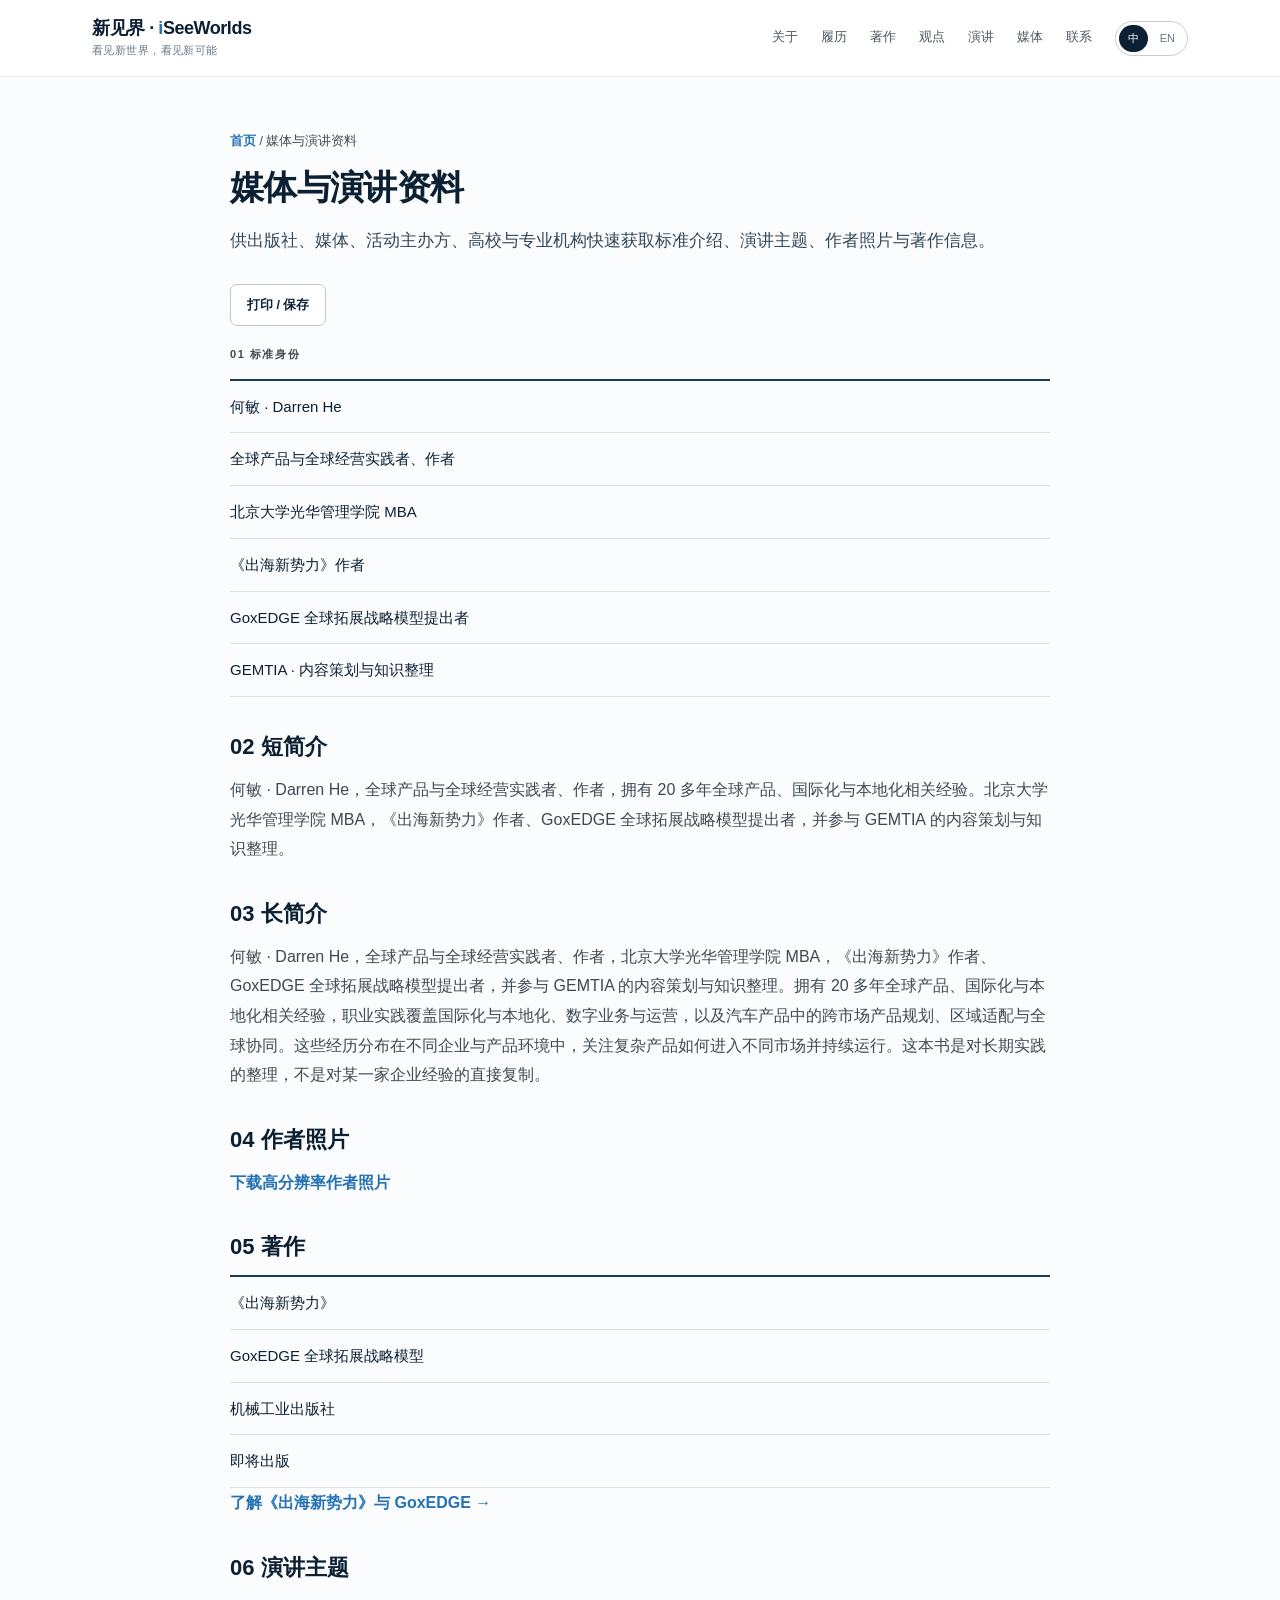
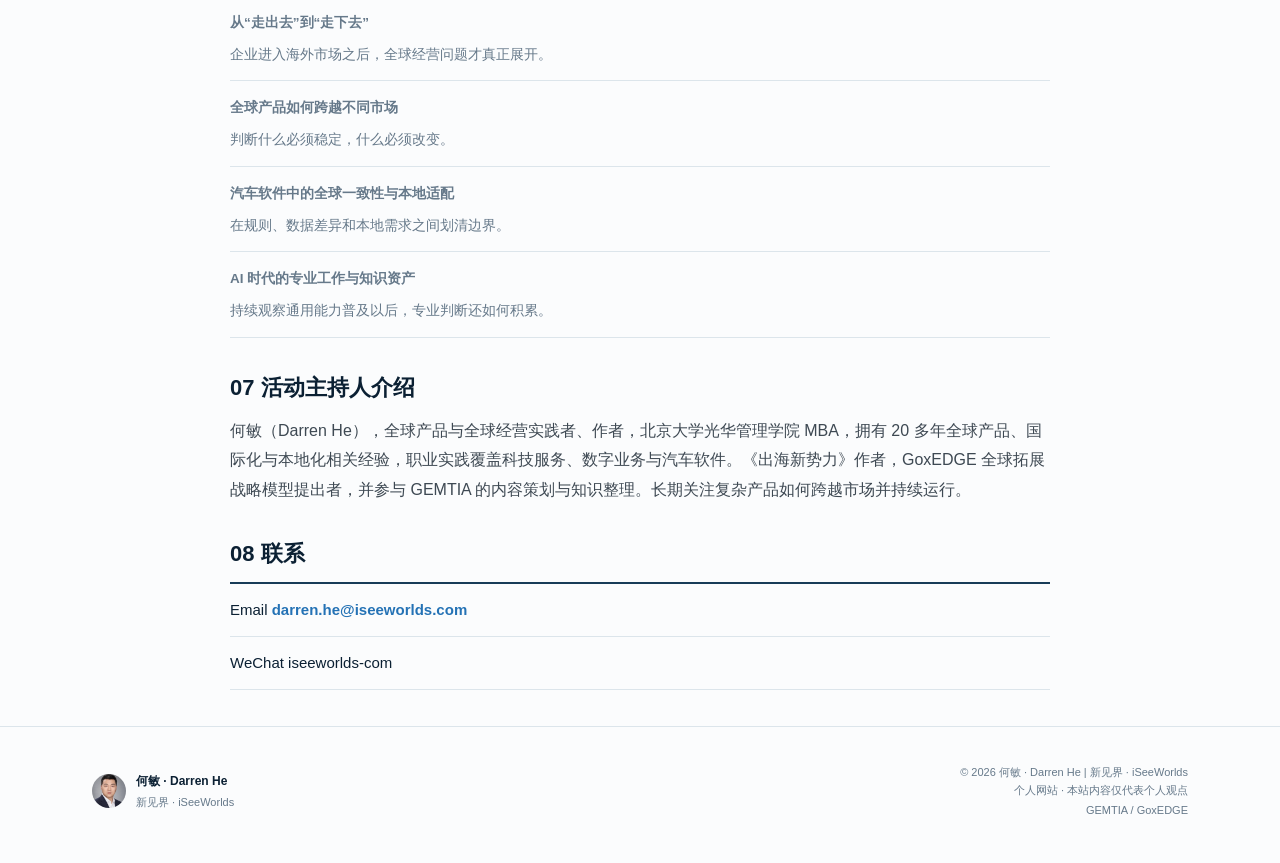
<file: media/index.html>
<!DOCTYPE html>
<html lang="zh-CN">
<head>
  <meta charset="UTF-8" />
  <meta name="viewport" content="width=device-width, initial-scale=1.0" />
  <title>媒体与演讲资料｜何敏 · Darren He｜iSeeWorlds</title>
  <meta name="description" content="何敏 · Darren He 的媒体与演讲资料，包括标准简介、演讲主题、作者照片、《出海新势力》与联系信息。" />
  <meta name="author" content="Darren He" />
  <meta name="robots" content="index,follow,max-image-preview:large" />
  <link rel="canonical" href="https://iseeworlds.com/media/" />
  <link rel="icon" type="image/svg+xml" href="../assets/favicon.svg" />
  <link rel="stylesheet" href="../assets/ideas.css" />
  <link rel="stylesheet" href="../assets/media.css" />
  <meta property="og:type" content="profile" />
  <meta property="og:site_name" content="iSeeWorlds" />
  <meta property="og:title" content="媒体与演讲资料｜何敏 · Darren He｜iSeeWorlds" />
  <meta property="og:description" content="何敏 · Darren He 的媒体与演讲资料，包括标准简介、演讲主题、作者照片、《出海新势力》与联系信息。" />
  <meta property="og:url" content="https://iseeworlds.com/media/" />
  <meta property="og:image" content="https://iseeworlds.com/assets/og-cover.jpg" />
  <meta property="og:locale" content="zh_CN" />
  <meta property="og:locale:alternate" content="en_US" />
</head>
<body class="lang-zh" data-title-zh="媒体与演讲资料｜何敏 · Darren He｜iSeeWorlds" data-title-en="Media &amp; Speaker Kit | Darren He | iSeeWorlds">
  <a class="skip-link" href="#main-content"><span data-zh>跳至主要内容</span><span data-en>Skip to main content</span></a>
  <header class="topbar no-print">
    <div class="wrap">
      <nav aria-label="Primary navigation">
        <a class="identity" href="/" aria-label="iSeeWorlds home">
          <div>
            <div class="wordmark" data-zh>新见界 · <span class="brand-i">i</span>SeeWorlds</div>
            <div class="wordmark" data-en><span class="brand-i">i</span>SeeWorlds</div>
            <small data-zh>看见新世界，看见新可能</small>
            <small data-en>I See Worlds. I See Possibilities.</small>
          </div>
        </a>
        <div class="navlinks">
          <a href="/#about"><span data-zh>关于</span><span data-en>About</span></a>
          <a href="/#experience"><span data-zh>履历</span><span data-en>Experience</span></a>
          <a href="/#book"><span data-zh>著作</span><span data-en>Book</span></a>
          <a href="/#ideas"><span data-zh>观点</span><span data-en>Ideas</span></a>
          <a href="/#speaking"><span data-zh>演讲</span><span data-en>Speaking</span></a>
          <a href="/#media"><span data-zh>媒体</span><span data-en>Media</span></a>
          <a href="/#contact"><span data-zh>联系</span><span data-en>Contact</span></a>
          <button class="menu-toggle" id="menuToggle" type="button" aria-label="Open navigation" aria-expanded="false" aria-controls="mobileMenu"><span></span><span></span><span></span></button>
          <div class="lang-switch" aria-label="Language selector">
            <button id="zhBtn" class="active" type="button" aria-pressed="true">中</button>
            <button id="enBtn" type="button" aria-pressed="false">EN</button>
          </div>
        </div>
      </nav>
      <div class="mobile-menu" id="mobileMenu" aria-label="Mobile navigation">
        <a href="/#about"><span data-zh>关于</span><span data-en>About</span></a>
        <a href="/#experience"><span data-zh>履历</span><span data-en>Experience</span></a>
        <a href="/#book"><span data-zh>著作</span><span data-en>Book</span></a>
        <a href="/#ideas"><span data-zh>观点</span><span data-en>Ideas</span></a>
        <a href="/#speaking"><span data-zh>演讲</span><span data-en>Speaking</span></a>
        <a href="/#media"><span data-zh>媒体</span><span data-en>Media</span></a>
        <a href="/#contact"><span data-zh>联系</span><span data-en>Contact</span></a>
      </div>
    </div>
  </header>
  <main id="main-content">
    <div class="wrap kit">
      <p class="crumb no-print"><a href="/"><span data-zh>首页</span><span data-en>Home</span></a> / <span data-zh>媒体与演讲资料</span><span data-en>Media &amp; Speaker Kit</span></p>
      <h1 data-zh>媒体与演讲资料</h1>
      <h1 data-en>Media &amp; Speaker Kit</h1>
      <p class="lede" data-zh>供出版社、媒体、活动主办方、高校与专业机构快速获取标准介绍、演讲主题、作者照片与著作信息。</p>
      <p class="lede" data-en>For publishers, media, event organizers, universities and professional institutions that need a standard introduction, speaking topics, an author portrait and book information.</p>
      <div class="kit-actions no-print">
        <button type="button" id="printBtn"><span data-zh>打印 / 保存</span><span data-en>Print / Save</span></button>
      </div>

      <p class="kit-kicker">01 <span data-zh>标准身份</span><span data-en>Identity</span></p>
      <ul class="kit-facts">
        <li><span data-zh>何敏 · Darren He</span><span data-en>Darren He</span></li>
        <li><span data-zh>全球产品与全球经营实践者、作者</span><span data-en>Global product and global enterprise management practitioner, and author</span></li>
        <li><span data-zh>北京大学光华管理学院 MBA</span><span data-en>MBA, Peking University's Guanghua School of Management</span></li>
        <li><span data-zh>《出海新势力》作者</span><span data-en>Author of 《出海新势力》</span></li>
        <li><span data-zh>GoxEDGE 全球拓展战略模型提出者</span><span data-en>Creator of the GoxEDGE Global Expansion Strategy Model</span></li>
        <li><span data-zh>GEMTIA · 内容策划与知识整理</span><span data-en>Editorial &amp; Knowledge Curation, GEMTIA</span></li>
      </ul>

      <h2><span data-zh>02 短简介</span><span data-en>02 Short bio</span></h2>
      <p data-zh>何敏 · Darren He，全球产品与全球经营实践者、作者，拥有 20 多年全球产品、国际化与本地化相关经验。北京大学光华管理学院 MBA，《出海新势力》作者、GoxEDGE 全球拓展战略模型提出者，并参与 GEMTIA 的内容策划与知识整理。</p>
      <p data-en>Darren He is a global product and global enterprise management practitioner and author with more than two decades of experience in global products, internationalization and localization. He holds an MBA from Peking University's Guanghua School of Management, is the author of 《出海新势力》 and creator of the GoxEDGE Global Expansion Strategy Model, and contributes to the editorial and knowledge curation of GEMTIA.</p>

      <h2><span data-zh>03 长简介</span><span data-en>03 Extended bio</span></h2>
      <p data-zh>何敏 · Darren He，全球产品与全球经营实践者、作者，北京大学光华管理学院 MBA，《出海新势力》作者、GoxEDGE 全球拓展战略模型提出者，并参与 GEMTIA 的内容策划与知识整理。拥有 20 多年全球产品、国际化与本地化相关经验，职业实践覆盖国际化与本地化、数字业务与运营，以及汽车产品中的跨市场产品规划、区域适配与全球协同。这些经历分布在不同企业与产品环境中，关注复杂产品如何进入不同市场并持续运行。这本书是对长期实践的整理，不是对某一家企业经验的直接复制。</p>
      <p data-en>Darren He is a global product and global enterprise management practitioner and author with more than two decades of experience in global products, internationalization and localization. He holds an MBA from Peking University's Guanghua School of Management, is the author of 《出海新势力》 and creator of the GoxEDGE Global Expansion Strategy Model, and contributes to the editorial and knowledge curation of GEMTIA. His work spans globalization and localization, digital business and operations, and automotive products, including cross-market product planning, regional adaptation and global collaboration. Those chapters come from different companies and product settings. The book organizes that long practice. It is not a copy of any single organization's experience.</p>

      <h2><span data-zh>04 作者照片</span><span data-en>04 Author portrait</span></h2>
      <p class="no-print"><a href="../assets/darren-portrait.png" download="darren-portrait.png"><span data-zh>下载高分辨率作者照片</span><span data-en>Download the high-resolution author portrait</span></a></p>

      <h2><span data-zh>05 著作</span><span data-en>05 Book</span></h2>
      <ul class="kit-facts">
        <li>《出海新势力》</li>
        <li><span data-zh>GoxEDGE 全球拓展战略模型</span><span data-en>GoxEDGE Global Expansion Strategy Model</span></li>
        <li><span data-zh>机械工业出版社</span><span data-en>China Machine Press</span></li>
        <li><span data-zh>即将出版</span><span data-en>Forthcoming</span></li>
      </ul>
      <p><a href="https://goxedge.com/?utm_source=iseeworlds&amp;utm_medium=referral&amp;utm_campaign=ecosystem" target="_blank" rel="noopener noreferrer"><span data-zh>了解《出海新势力》与 GoxEDGE →</span><span data-en>Explore the book and GoxEDGE →</span></a></p>

      <h2><span data-zh>06 演讲主题</span><span data-en>06 Speaking topics</span></h2>
      <div class="topic-line"><strong><span data-zh>从“走出去”到“走下去”</span><span data-en>From entering overseas markets to staying and operating</span></strong><span data-zh>企业进入海外市场之后，全球经营问题才真正展开。</span><span data-en>The problems of global operations often open up after market entry.</span></div>
      <div class="topic-line"><strong><span data-zh>全球产品如何跨越不同市场</span><span data-en>How global products work across different markets</span></strong><span data-zh>判断什么必须稳定，什么必须改变。</span><span data-en>Judging what must stay stable, and what has to change.</span></div>
      <div class="topic-line"><strong><span data-zh>汽车软件中的全球一致性与本地适配</span><span data-en>Global consistency and local adaptation in automotive software</span></strong><span data-zh>在规则、数据差异和本地需求之间划清边界。</span><span data-en>Drawing a boundary among rules, data differences and local needs.</span></div>
      <div class="topic-line"><strong><span data-zh>AI 时代的专业工作与知识资产</span><span data-en>Professional work and knowledge assets in the AI era</span></strong><span data-zh>持续观察通用能力普及以后，专业判断还如何积累。</span><span data-en>An ongoing look at what professional judgment still has to accumulate.</span></div>

      <h2><span data-zh>07 活动主持人介绍</span><span data-en>07 Host introduction</span></h2>
      <p class="host-intro" data-zh>何敏（Darren He），全球产品与全球经营实践者、作者，北京大学光华管理学院 MBA，拥有 20 多年全球产品、国际化与本地化相关经验，职业实践覆盖科技服务、数字业务与汽车软件。《出海新势力》作者，GoxEDGE 全球拓展战略模型提出者，并参与 GEMTIA 的内容策划与知识整理。长期关注复杂产品如何跨越市场并持续运行。</p>
      <p class="host-intro" data-en>Darren He is a global product and global enterprise management practitioner and author, and an MBA graduate of Peking University's Guanghua School of Management. He has more than 20 years of experience in global products, internationalization and localization, across technology services, digital business and automotive software. He is the author of 《出海新势力》 and the creator of the GoxEDGE Global Expansion Strategy Model, and contributes to the editorial and knowledge curation of GEMTIA. His work keeps returning to how complex products continue to work across markets.</p>

      <h2><span data-zh>08 联系</span><span data-en>08 Contact</span></h2>
      <ul class="kit-facts">
        <li>Email <a href="mailto:darren.he@iseeworlds.com">darren.he@iseeworlds.com</a></li>
        <li>WeChat iseeworlds-com</li>
      </ul>
    </div>
  </main>
  <footer>
    <div class="wrap footer">
      <div class="footer-person">
        <img src="../assets/darren-portrait-480.webp" width="480" height="617" loading="lazy" decoding="async" alt="Darren He" />
        <div><strong data-zh>何敏 · Darren He</strong><strong data-en>Darren He</strong><br/><span data-zh>新见界 · iSeeWorlds</span><span data-en>iSeeWorlds</span></div>
      </div>
      <div class="footer-note">
        <div><span data-zh>© <span class="copyright-year">2026</span> 何敏 · Darren He | 新见界 · iSeeWorlds</span><span data-en>© <span class="copyright-year">2026</span> Darren He | iSeeWorlds</span></div>
        <div><span data-zh>个人网站 · 本站内容仅代表个人观点</span><span data-en>Personal website · Views expressed here are my own</span></div>
        <div class="footer-links"><a href="https://gemtia.com/?utm_source=iseeworlds&amp;utm_medium=referral&amp;utm_campaign=ecosystem" target="_blank" rel="noopener noreferrer">GEMTIA</a> / <a href="https://goxedge.com/?utm_source=iseeworlds&amp;utm_medium=referral&amp;utm_campaign=ecosystem" target="_blank" rel="noopener noreferrer">GoxEDGE</a></div>
      </div>
    </div>
  </footer>
  <script>
    const body=document.body;
    const zhBtn=document.getElementById('zhBtn');
    const enBtn=document.getElementById('enBtn');
    const menuToggle=document.getElementById('menuToggle');
    const mobileMenu=document.getElementById('mobileMenu');
    function setLang(lang){
      body.classList.toggle('lang-zh',lang==='zh');
      body.classList.toggle('lang-en',lang==='en');
      zhBtn.classList.toggle('active',lang==='zh');
      enBtn.classList.toggle('active',lang==='en');
      zhBtn.setAttribute('aria-pressed',String(lang==='zh'));
      enBtn.setAttribute('aria-pressed',String(lang==='en'));
      document.documentElement.lang=lang==='zh'?'zh-CN':'en';
      document.title=lang==='zh'?body.dataset.titleZh:body.dataset.titleEn;
      try{localStorage.setItem('iseeworlds-lang',lang)}catch(e){}
    }
    function closeMenu(){
      mobileMenu.classList.remove('open');
      menuToggle.setAttribute('aria-expanded','false');
    }
    zhBtn.addEventListener('click',()=>setLang('zh'));
    enBtn.addEventListener('click',()=>setLang('en'));
    menuToggle.addEventListener('click',()=>{
      const open=mobileMenu.classList.toggle('open');
      menuToggle.setAttribute('aria-expanded',String(open));
    });
    mobileMenu.querySelectorAll('a').forEach(link=>link.addEventListener('click',closeMenu));
    document.querySelectorAll('.copyright-year').forEach(el=>el.textContent=String(new Date().getFullYear()));
    document.getElementById('printBtn').addEventListener('click',()=>window.print());
    try{const saved=localStorage.getItem('iseeworlds-lang');if(saved==='en')setLang('en')}catch(e){}
  </script>
</body>
</html>
</file>
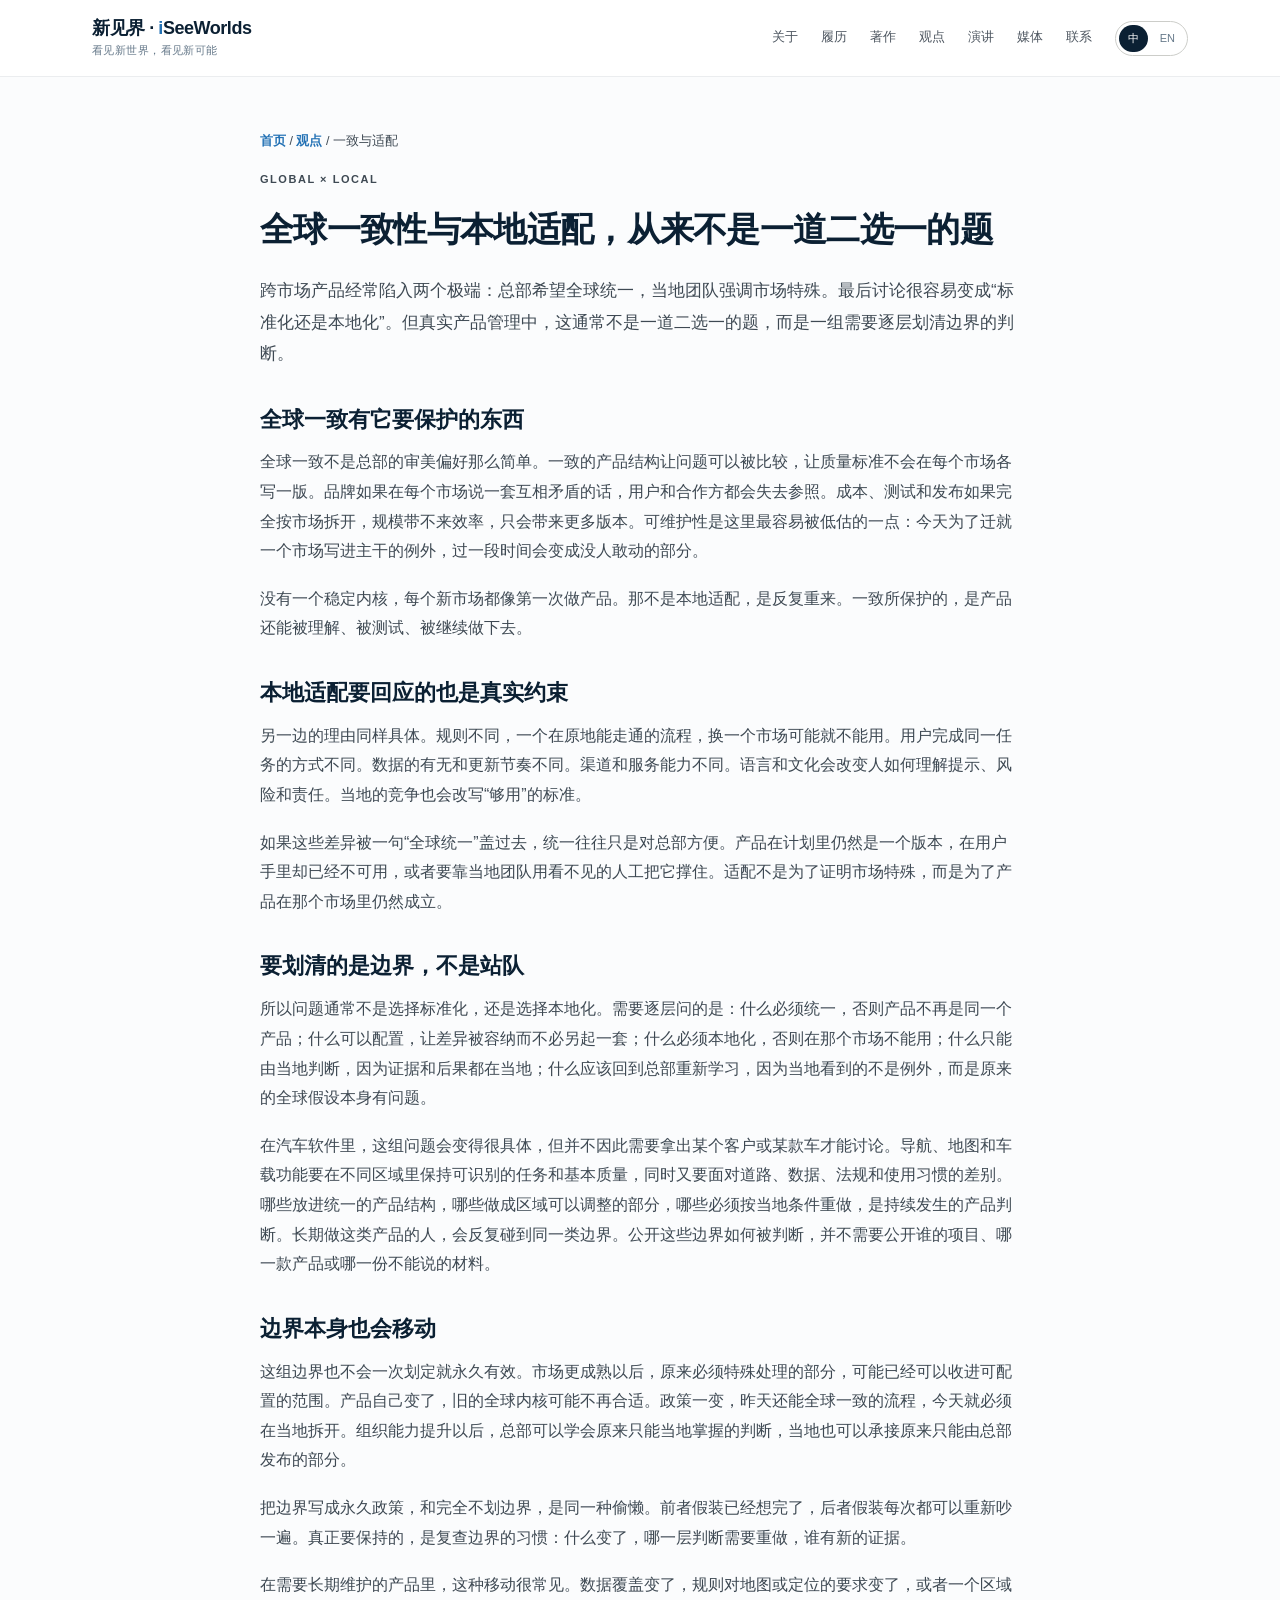
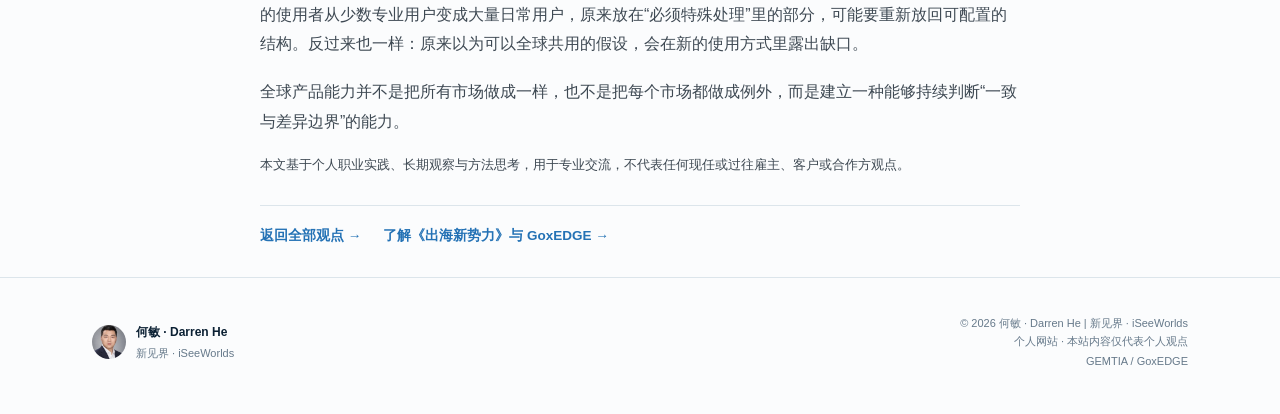
<file: ideas/global-consistency-local-adaptation/index.html>
<!DOCTYPE html>
<html lang="zh-CN">
<head>
  <meta charset="UTF-8" />
  <meta name="viewport" content="width=device-width, initial-scale=1.0" />
  <title>全球一致性与本地适配不是二选一｜何敏 · iSeeWorlds</title>
  <meta name="description" content="全球一致与本地适配不是二选一。全球产品需要的是持续判断一致与差异边界的能力。" />
  <meta name="author" content="Darren He" />
  <meta name="robots" content="index,follow,max-image-preview:large" />
  <link rel="canonical" href="https://iseeworlds.com/ideas/global-consistency-local-adaptation/" />
  <link rel="icon" type="image/svg+xml" href="../../assets/favicon.svg" />
  <link rel="stylesheet" href="../../assets/ideas.css" />
  <meta property="og:type" content="article" />
  <meta property="og:site_name" content="iSeeWorlds" />
  <meta property="og:title" content="全球一致性与本地适配不是二选一｜何敏 · iSeeWorlds" />
  <meta property="og:description" content="全球一致与本地适配不是二选一。全球产品需要的是持续判断一致与差异边界的能力。" />
  <meta property="og:url" content="https://iseeworlds.com/ideas/global-consistency-local-adaptation/" />
  <meta property="og:image" content="https://iseeworlds.com/assets/og-cover.jpg" />
  <meta property="og:locale" content="zh_CN" />
  <meta property="og:locale:alternate" content="en_US" />
  <script type="application/ld+json">
  {
    "@context": "https://schema.org",
    "@type": "Article",
    "headline": "全球一致性与本地适配，从来不是一道二选一的题",
    "inLanguage": "zh-CN",
    "url": "https://iseeworlds.com/ideas/global-consistency-local-adaptation/",
    "author": {
      "@type": "Person",
      "name": "Darren He",
      "alternateName": "何敏",
      "url": "https://iseeworlds.com/"
    }
  }
  </script>
</head>
<body class="lang-zh" data-title-zh="全球一致性与本地适配不是二选一｜何敏 · iSeeWorlds" data-title-en="Global Consistency and Local Adaptation Are Not an Either-Or Choice | Darren He · iSeeWorlds">
  <a class="skip-link" href="#main-content"><span data-zh>跳至主要内容</span><span data-en>Skip to main content</span></a>
  <header class="topbar">
    <div class="wrap">
      <nav aria-label="Primary navigation">
        <a class="identity" href="/" aria-label="iSeeWorlds home">
          <div>
            <div class="wordmark" data-zh>新见界 · <span class="brand-i">i</span>SeeWorlds</div>
            <div class="wordmark" data-en><span class="brand-i">i</span>SeeWorlds</div>
            <small data-zh>看见新世界，看见新可能</small>
            <small data-en>I See Worlds. I See Possibilities.</small>
          </div>
        </a>
        <div class="navlinks">
          <a href="/#about"><span data-zh>关于</span><span data-en>About</span></a>
          <a href="/#experience"><span data-zh>履历</span><span data-en>Experience</span></a>
          <a href="/#book"><span data-zh>著作</span><span data-en>Book</span></a>
          <a href="/#ideas"><span data-zh>观点</span><span data-en>Ideas</span></a>
          <a href="/#speaking"><span data-zh>演讲</span><span data-en>Speaking</span></a>
          <a href="/#media"><span data-zh>媒体</span><span data-en>Media</span></a>
          <a href="/#contact"><span data-zh>联系</span><span data-en>Contact</span></a>
          <button class="menu-toggle" id="menuToggle" type="button" aria-label="Open navigation" aria-expanded="false" aria-controls="mobileMenu"><span></span><span></span><span></span></button>
          <div class="lang-switch" aria-label="Language selector">
            <button id="zhBtn" class="active" type="button" aria-pressed="true">中</button>
            <button id="enBtn" type="button" aria-pressed="false">EN</button>
          </div>
        </div>
      </nav>
      <div class="mobile-menu" id="mobileMenu" aria-label="Mobile navigation">
        <a href="/#about"><span data-zh>关于</span><span data-en>About</span></a>
        <a href="/#experience"><span data-zh>履历</span><span data-en>Experience</span></a>
        <a href="/#book"><span data-zh>著作</span><span data-en>Book</span></a>
        <a href="/#ideas"><span data-zh>观点</span><span data-en>Ideas</span></a>
        <a href="/#speaking"><span data-zh>演讲</span><span data-en>Speaking</span></a>
        <a href="/#media"><span data-zh>媒体</span><span data-en>Media</span></a>
        <a href="/#contact"><span data-zh>联系</span><span data-en>Contact</span></a>
      </div>
    </div>
  </header>
  <main id="main-content">
    <article class="wrap article">
      <p class="crumb"><a href="/"><span data-zh>首页</span><span data-en>Home</span></a> / <a href="/#ideas"><span data-zh>观点</span><span data-en>Ideas</span></a> / <span data-zh>一致与适配</span><span data-en>Consistency and adaptation</span></p>
      <p class="kicker">Global × Local</p>
      <h1 data-zh>全球一致性与本地适配，从来不是一道二选一的题</h1>
      <h1 data-en>Global Consistency and Local Adaptation Are Not an Either-Or Choice</h1>
      <p class="lede" data-zh>跨市场产品经常陷入两个极端：总部希望全球统一，当地团队强调市场特殊。最后讨论很容易变成“标准化还是本地化”。但真实产品管理中，这通常不是一道二选一的题，而是一组需要逐层划清边界的判断。</p>
      <p class="lede" data-en>Cross-market products often fall into two extremes. Headquarters wants one global version. Local teams stress what is special about the market. The discussion then becomes “standardize or localize.” In actual product work, that is usually not a choice between two sides. It is a set of boundaries that have to be drawn layer by layer.</p>

      <h2 data-zh>全球一致有它要保护的东西</h2>
      <h2 data-en>Global consistency protects something real</h2>
      <div data-zh>
        <p>全球一致不是总部的审美偏好那么简单。一致的产品结构让问题可以被比较，让质量标准不会在每个市场各写一版。品牌如果在每个市场说一套互相矛盾的话，用户和合作方都会失去参照。成本、测试和发布如果完全按市场拆开，规模带不来效率，只会带来更多版本。可维护性是这里最容易被低估的一点：今天为了迁就一个市场写进主干的例外，过一段时间会变成没人敢动的部分。</p>
        <p>没有一个稳定内核，每个新市场都像第一次做产品。那不是本地适配，是反复重来。一致所保护的，是产品还能被理解、被测试、被继续做下去。</p>
      </div>
      <div data-en>
        <p>Global consistency is not just a headquarters preference for how things should look. A shared product structure lets problems be compared, so the quality bar is not rewritten in every market. If the brand says contradictory things in each market, users and partners lose their reference. If cost, testing and release are split completely by market, scale does not buy efficiency. It buys more versions. Maintainability is the part most easily underestimated: an exception written into the core to accommodate one market becomes, later, a part nobody dares to touch.</p>
        <p>Without a stable core, every new market is a first product. That is not local adaptation. It is starting over. What consistency protects is the chance to keep understanding, testing and continuing the product.</p>
      </div>

      <h2 data-zh>本地适配要回应的也是真实约束</h2>
      <h2 data-en>Local adaptation answers real constraints</h2>
      <div data-zh>
        <p>另一边的理由同样具体。规则不同，一个在原地能走通的流程，换一个市场可能就不能用。用户完成同一任务的方式不同。数据的有无和更新节奏不同。渠道和服务能力不同。语言和文化会改变人如何理解提示、风险和责任。当地的竞争也会改写“够用”的标准。</p>
        <p>如果这些差异被一句“全球统一”盖过去，统一往往只是对总部方便。产品在计划里仍然是一个版本，在用户手里却已经不可用，或者要靠当地团队用看不见的人工把它撑住。适配不是为了证明市场特殊，而是为了产品在那个市场里仍然成立。</p>
      </div>
      <div data-en>
        <p>The case for adaptation is just as concrete. Rules differ, so a flow that works in one place may be unusable in another. People complete the same task differently. Data may or may not exist, and it may update at a different pace. Channels and service capacity differ. Language and culture change how people read a prompt, a risk or a responsibility. Local competition rewrites what counts as good enough.</p>
        <p>If those differences are covered by the phrase “keep it global,” the unity is often convenient mainly for headquarters. The plan still shows one version. In the user’s hands the product no longer works, or a local team is holding it up with manual effort nobody sees. Adaptation is not a claim that the market is special. It is what keeps the product real in that market.</p>
      </div>

      <h2 data-zh>要划清的是边界，不是站队</h2>
      <h2 data-en>The work is to draw the boundary, not to take a side</h2>
      <div data-zh>
        <p>所以问题通常不是选择标准化，还是选择本地化。需要逐层问的是：什么必须统一，否则产品不再是同一个产品；什么可以配置，让差异被容纳而不必另起一套；什么必须本地化，否则在那个市场不能用；什么只能由当地判断，因为证据和后果都在当地；什么应该回到总部重新学习，因为当地看到的不是例外，而是原来的全球假设本身有问题。</p>
        <p>在汽车软件里，这组问题会变得很具体，但并不因此需要拿出某个客户或某款车才能讨论。导航、地图和车载功能要在不同区域里保持可识别的任务和基本质量，同时又要面对道路、数据、法规和使用习惯的差别。哪些放进统一的产品结构，哪些做成区域可以调整的部分，哪些必须按当地条件重做，是持续发生的产品判断。长期做这类产品的人，会反复碰到同一类边界。公开这些边界如何被判断，并不需要公开谁的项目、哪一款产品或哪一份不能说的材料。</p>
      </div>
      <div data-en>
        <p>The question is usually not whether to choose standardization or localization. It is, layer by layer: what must stay unified or the product is no longer the same product; what can be configured so difference is absorbed without starting over; what must be localized or the product cannot be used in that market; what only the local team can judge, because both the evidence and the consequences are local; and what headquarters needs to learn again, because the local observation is not an exception but a flaw in the global assumption.</p>
        <p>In automotive software these questions become concrete without requiring a named customer or a named vehicle. Navigation, maps and in-vehicle functions have to keep a recognizable task and a basic quality bar across regions, while roads, data, regulation and habits of use differ. What sits in the shared product structure, what a region can adjust, and what has to be redone for local conditions, is an ordinary product judgment. People who work on this kind of product meet the same class of boundary again and again. Explaining how the boundary is judged does not require naming whose project, which product or which material cannot be discussed.</p>
      </div>

      <h2 data-zh>边界本身也会移动</h2>
      <h2 data-en>The boundary moves</h2>
      <div data-zh>
        <p>这组边界也不会一次划定就永久有效。市场更成熟以后，原来必须特殊处理的部分，可能已经可以收进可配置的范围。产品自己变了，旧的全球内核可能不再合适。政策一变，昨天还能全球一致的流程，今天就必须在当地拆开。组织能力提升以后，总部可以学会原来只能当地掌握的判断，当地也可以承接原来只能由总部发布的部分。</p>
        <p>把边界写成永久政策，和完全不划边界，是同一种偷懒。前者假装已经想完了，后者假装每次都可以重新吵一遍。真正要保持的，是复查边界的习惯：什么变了，哪一层判断需要重做，谁有新的证据。</p>
        <p>在需要长期维护的产品里，这种移动很常见。数据覆盖变了，规则对地图或定位的要求变了，或者一个区域的使用者从少数专业用户变成大量日常用户，原来放在“必须特殊处理”里的部分，可能要重新放回可配置的结构。反过来也一样：原来以为可以全球共用的假设，会在新的使用方式里露出缺口。</p>
        <p>全球产品能力并不是把所有市场做成一样，也不是把每个市场都做成例外，而是建立一种能够持续判断“一致与差异边界”的能力。</p>
      </div>
      <div data-en>
        <p>The boundary does not stay valid once it is drawn. As a market matures, something that had to be handled as a special case may fit inside what can be configured. When the product itself changes, the old global core may no longer be the right one. A policy change can force apart, locally, a flow that was globally consistent yesterday. As the organization gets better, headquarters can learn judgments that only the local team could make, and the local team can carry work that only headquarters used to release.</p>
        <p>Writing the boundary as permanent policy, and refusing to draw one at all, are the same kind of shortcut. The first pretends the thinking is finished. The second pretends the argument can be restarted every time. What has to be kept is the habit of reviewing the boundary: what changed, which layer of judgment has to be redone, and who now has new evidence.</p>
        <p>In a product that has to be maintained for a long time, this movement is ordinary. Coverage of the data changes. Rules for maps or positioning change. A region’s users shift from a small professional group to everyday use at scale. Something that sat in “must be handled as a special case” may need to move back into what can be configured. The reverse happens too: an assumption that looked globally shared shows a gap in a new pattern of use.</p>
        <p>A global product capability is not making every market the same, and it is not making every market an exception. It is the ability to keep judging where consistency ends and difference begins.</p>
      </div>

      <p class="note-boundary" data-zh>本文基于个人职业实践、长期观察与方法思考，用于专业交流，不代表任何现任或过往雇主、客户或合作方观点。</p>
      <p class="note-boundary" data-en>This note reflects personal professional experience and observation. It does not represent the views of any current or former employer, client or partner.</p>
      <div class="note-end">
        <a href="/#ideas"><span data-zh>返回全部观点 →</span><span data-en>Back to all ideas →</span></a>
        <a href="https://goxedge.com/?utm_source=iseeworlds&amp;utm_medium=referral&amp;utm_campaign=ecosystem" target="_blank" rel="noopener noreferrer"><span data-zh>了解《出海新势力》与 GoxEDGE →</span><span data-en>Explore the book and GoxEDGE →</span></a>
      </div>
    </article>
  </main>
  <footer>
    <div class="wrap footer">
      <div class="footer-person">
        <img src="../../assets/darren-portrait-480.webp" width="480" height="617" loading="lazy" decoding="async" alt="Darren He" />
        <div><strong data-zh>何敏 · Darren He</strong><strong data-en>Darren He</strong><br/><span data-zh>新见界 · iSeeWorlds</span><span data-en>iSeeWorlds</span></div>
      </div>
      <div class="footer-note">
        <div><span data-zh>© <span class="copyright-year">2026</span> 何敏 · Darren He | 新见界 · iSeeWorlds</span><span data-en>© <span class="copyright-year">2026</span> Darren He | iSeeWorlds</span></div>
        <div><span data-zh>个人网站 · 本站内容仅代表个人观点</span><span data-en>Personal website · Views expressed here are my own</span></div>
        <div class="footer-links"><a href="https://gemtia.com/?utm_source=iseeworlds&amp;utm_medium=referral&amp;utm_campaign=ecosystem" target="_blank" rel="noopener noreferrer">GEMTIA</a> / <a href="https://goxedge.com/?utm_source=iseeworlds&amp;utm_medium=referral&amp;utm_campaign=ecosystem" target="_blank" rel="noopener noreferrer">GoxEDGE</a></div>
      </div>
    </div>
  </footer>
  <script>
    const body=document.body;
    const zhBtn=document.getElementById('zhBtn');
    const enBtn=document.getElementById('enBtn');
    const menuToggle=document.getElementById('menuToggle');
    const mobileMenu=document.getElementById('mobileMenu');
    function setLang(lang){
      body.classList.toggle('lang-zh',lang==='zh');
      body.classList.toggle('lang-en',lang==='en');
      zhBtn.classList.toggle('active',lang==='zh');
      enBtn.classList.toggle('active',lang==='en');
      zhBtn.setAttribute('aria-pressed',String(lang==='zh'));
      enBtn.setAttribute('aria-pressed',String(lang==='en'));
      document.documentElement.lang=lang==='zh'?'zh-CN':'en';
      document.title=lang==='zh'?body.dataset.titleZh:body.dataset.titleEn;
      try{localStorage.setItem('iseeworlds-lang',lang)}catch(e){}
    }
    function closeMenu(){
      mobileMenu.classList.remove('open');
      menuToggle.setAttribute('aria-expanded','false');
    }
    zhBtn.addEventListener('click',()=>setLang('zh'));
    enBtn.addEventListener('click',()=>setLang('en'));
    menuToggle.addEventListener('click',()=>{
      const open=mobileMenu.classList.toggle('open');
      menuToggle.setAttribute('aria-expanded',String(open));
    });
    mobileMenu.querySelectorAll('a').forEach(link=>link.addEventListener('click',closeMenu));
    document.querySelectorAll('.copyright-year').forEach(el=>el.textContent=String(new Date().getFullYear()));
    try{const saved=localStorage.getItem('iseeworlds-lang');if(saved==='en')setLang('en')}catch(e){}
  </script>
</body>
</html>
</file>
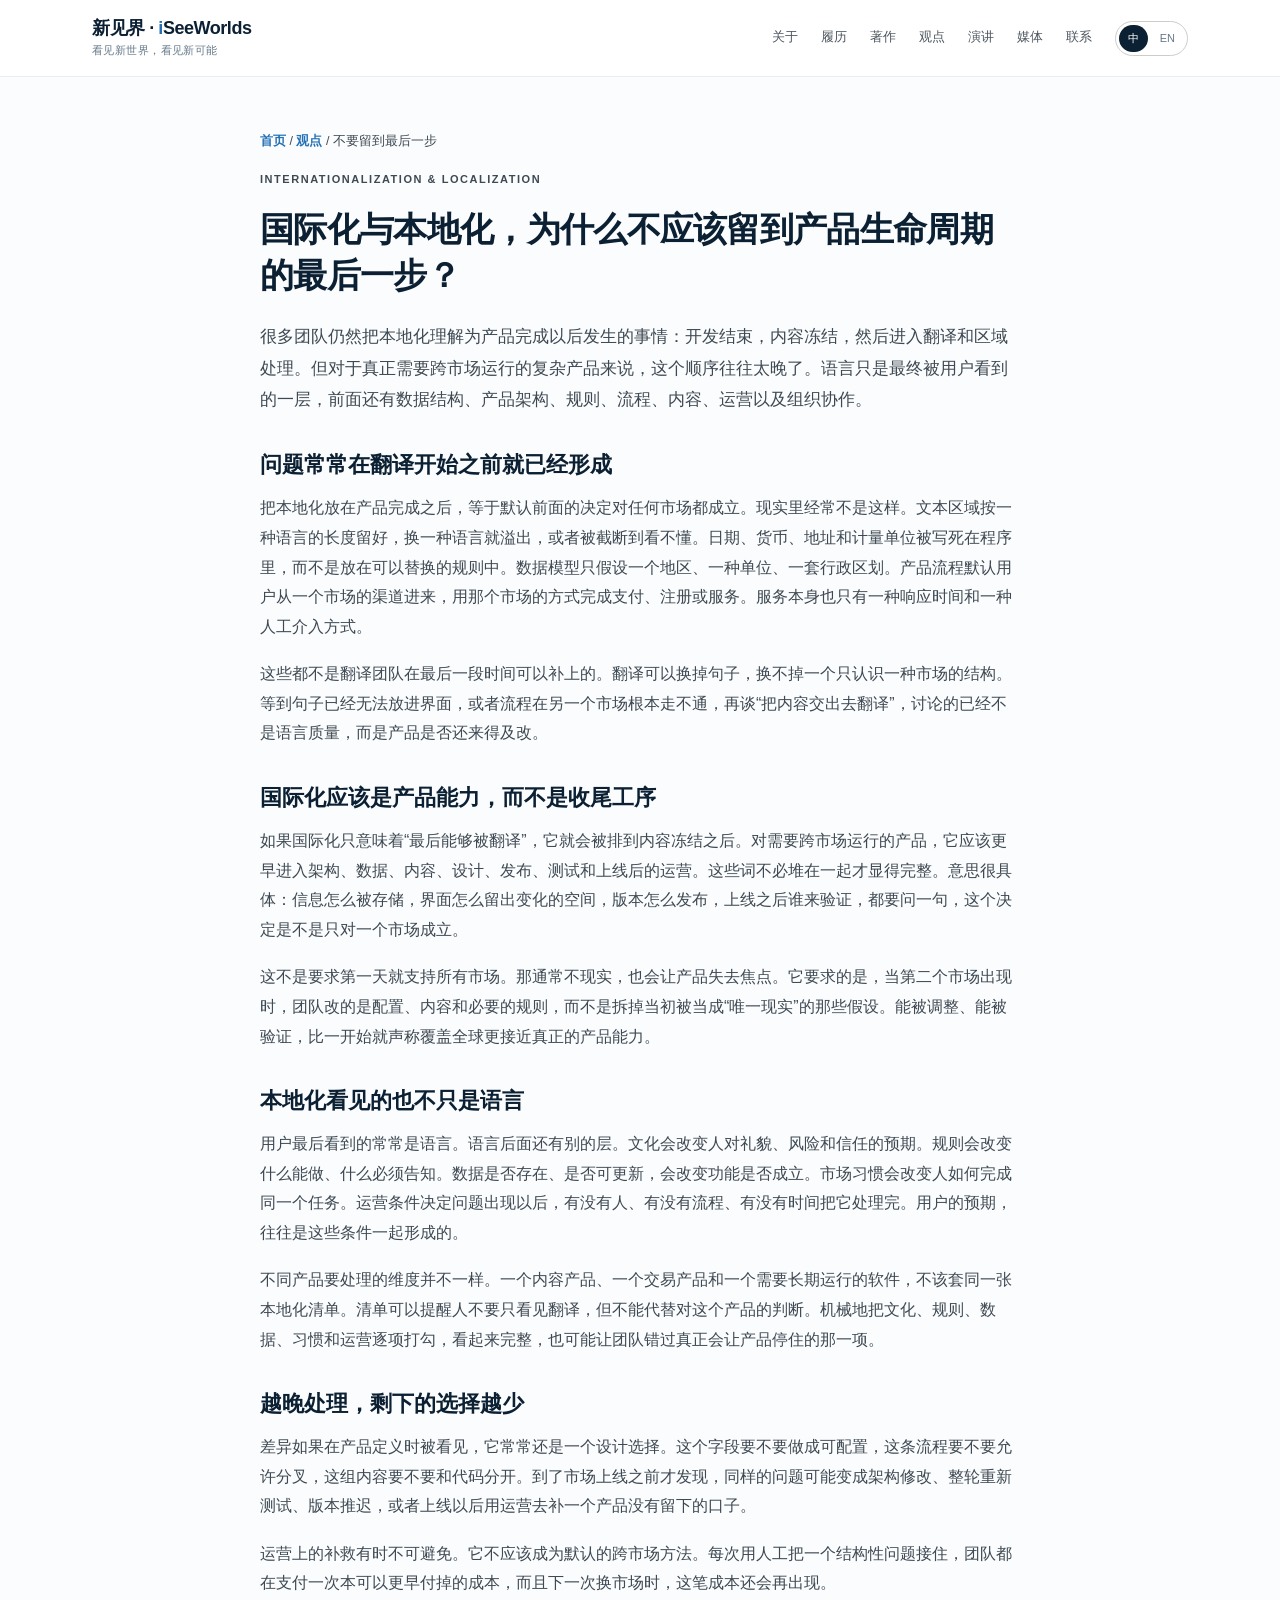
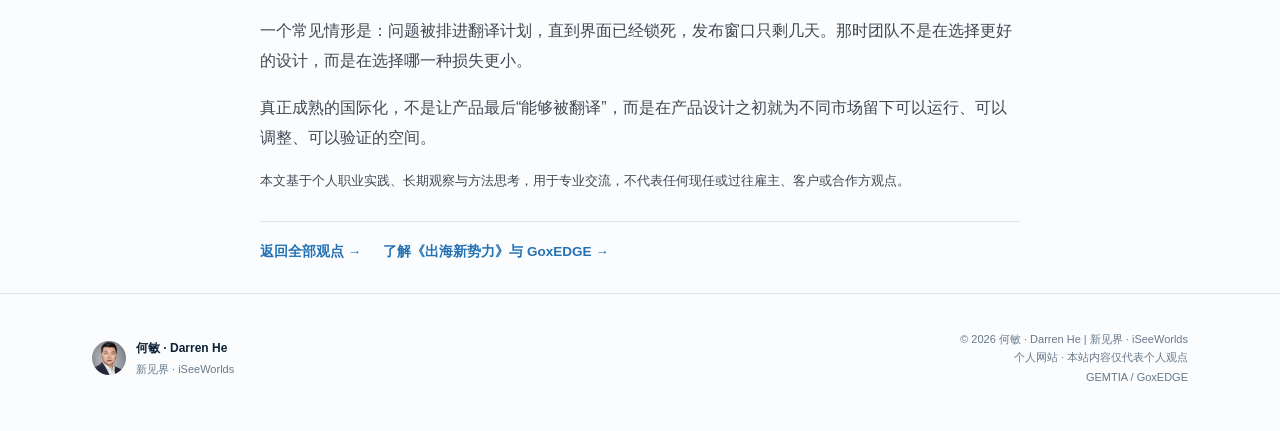
<file: ideas/localization-is-product-capability/index.html>
<!DOCTYPE html>
<html lang="zh-CN">
<head>
  <meta charset="UTF-8" />
  <meta name="viewport" content="width=device-width, initial-scale=1.0" />
  <title>国际化与本地化为什么不应该留到最后一步？｜何敏 · iSeeWorlds</title>
  <meta name="description" content="本地化如果留到产品完成之后，很多问题已经来不及只靠翻译解决。国际化需要更早进入架构、数据、设计与运营。" />
  <meta name="author" content="Darren He" />
  <meta name="robots" content="index,follow,max-image-preview:large" />
  <link rel="canonical" href="https://iseeworlds.com/ideas/localization-is-product-capability/" />
  <link rel="icon" type="image/svg+xml" href="../../assets/favicon.svg" />
  <link rel="stylesheet" href="../../assets/ideas.css" />
  <meta property="og:type" content="article" />
  <meta property="og:site_name" content="iSeeWorlds" />
  <meta property="og:title" content="国际化与本地化为什么不应该留到最后一步？｜何敏 · iSeeWorlds" />
  <meta property="og:description" content="本地化如果留到产品完成之后，很多问题已经来不及只靠翻译解决。国际化需要更早进入架构、数据、设计与运营。" />
  <meta property="og:url" content="https://iseeworlds.com/ideas/localization-is-product-capability/" />
  <meta property="og:image" content="https://iseeworlds.com/assets/og-cover.jpg" />
  <meta property="og:locale" content="zh_CN" />
  <meta property="og:locale:alternate" content="en_US" />
  <script type="application/ld+json">
  {
    "@context": "https://schema.org",
    "@type": "Article",
    "headline": "国际化与本地化，为什么不应该留到产品生命周期的最后一步？",
    "inLanguage": "zh-CN",
    "url": "https://iseeworlds.com/ideas/localization-is-product-capability/",
    "author": {
      "@type": "Person",
      "name": "Darren He",
      "alternateName": "何敏",
      "url": "https://iseeworlds.com/"
    }
  }
  </script>
</head>
<body class="lang-zh" data-title-zh="国际化与本地化为什么不应该留到最后一步？｜何敏 · iSeeWorlds" data-title-en="Why Internationalization and Localization Should Not Be the Last Step | Darren He · iSeeWorlds">
  <a class="skip-link" href="#main-content"><span data-zh>跳至主要内容</span><span data-en>Skip to main content</span></a>
  <header class="topbar">
    <div class="wrap">
      <nav aria-label="Primary navigation">
        <a class="identity" href="/" aria-label="iSeeWorlds home">
          <div>
            <div class="wordmark" data-zh>新见界 · <span class="brand-i">i</span>SeeWorlds</div>
            <div class="wordmark" data-en><span class="brand-i">i</span>SeeWorlds</div>
            <small data-zh>看见新世界，看见新可能</small>
            <small data-en>I See Worlds. I See Possibilities.</small>
          </div>
        </a>
        <div class="navlinks">
          <a href="/#about"><span data-zh>关于</span><span data-en>About</span></a>
          <a href="/#experience"><span data-zh>履历</span><span data-en>Experience</span></a>
          <a href="/#book"><span data-zh>著作</span><span data-en>Book</span></a>
          <a href="/#ideas"><span data-zh>观点</span><span data-en>Ideas</span></a>
          <a href="/#speaking"><span data-zh>演讲</span><span data-en>Speaking</span></a>
          <a href="/#media"><span data-zh>媒体</span><span data-en>Media</span></a>
          <a href="/#contact"><span data-zh>联系</span><span data-en>Contact</span></a>
          <button class="menu-toggle" id="menuToggle" type="button" aria-label="Open navigation" aria-expanded="false" aria-controls="mobileMenu"><span></span><span></span><span></span></button>
          <div class="lang-switch" aria-label="Language selector">
            <button id="zhBtn" class="active" type="button" aria-pressed="true">中</button>
            <button id="enBtn" type="button" aria-pressed="false">EN</button>
          </div>
        </div>
      </nav>
      <div class="mobile-menu" id="mobileMenu" aria-label="Mobile navigation">
        <a href="/#about"><span data-zh>关于</span><span data-en>About</span></a>
        <a href="/#experience"><span data-zh>履历</span><span data-en>Experience</span></a>
        <a href="/#book"><span data-zh>著作</span><span data-en>Book</span></a>
        <a href="/#ideas"><span data-zh>观点</span><span data-en>Ideas</span></a>
        <a href="/#speaking"><span data-zh>演讲</span><span data-en>Speaking</span></a>
        <a href="/#media"><span data-zh>媒体</span><span data-en>Media</span></a>
        <a href="/#contact"><span data-zh>联系</span><span data-en>Contact</span></a>
      </div>
    </div>
  </header>
  <main id="main-content">
    <article class="wrap article">
      <p class="crumb"><a href="/"><span data-zh>首页</span><span data-en>Home</span></a> / <a href="/#ideas"><span data-zh>观点</span><span data-en>Ideas</span></a> / <span data-zh>不要留到最后一步</span><span data-en>Not the last step</span></p>
      <p class="kicker">Internationalization &amp; Localization</p>
      <h1 data-zh>国际化与本地化，为什么不应该留到产品生命周期的最后一步？</h1>
      <h1 data-en>Why Internationalization and Localization Should Not Be the Last Step</h1>
      <p class="lede" data-zh>很多团队仍然把本地化理解为产品完成以后发生的事情：开发结束，内容冻结，然后进入翻译和区域处理。但对于真正需要跨市场运行的复杂产品来说，这个顺序往往太晚了。语言只是最终被用户看到的一层，前面还有数据结构、产品架构、规则、流程、内容、运营以及组织协作。</p>
      <p class="lede" data-en>Many teams still treat localization as something that happens after the product is finished: development ends, content freezes, then translation and regional handling begin. For a complex product that actually has to run across markets, that sequence is often too late. Language is only the layer users see last. In front of it sit data structures, product architecture, rules, flows, content, operations and how the organization works together.</p>

      <h2 data-zh>问题常常在翻译开始之前就已经形成</h2>
      <h2 data-en>The failure is often in place before translation starts</h2>
      <div data-zh>
        <p>把本地化放在产品完成之后，等于默认前面的决定对任何市场都成立。现实里经常不是这样。文本区域按一种语言的长度留好，换一种语言就溢出，或者被截断到看不懂。日期、货币、地址和计量单位被写死在程序里，而不是放在可以替换的规则中。数据模型只假设一个地区、一种单位、一套行政区划。产品流程默认用户从一个市场的渠道进来，用那个市场的方式完成支付、注册或服务。服务本身也只有一种响应时间和一种人工介入方式。</p>
        <p>这些都不是翻译团队在最后一段时间可以补上的。翻译可以换掉句子，换不掉一个只认识一种市场的结构。等到句子已经无法放进界面，或者流程在另一个市场根本走不通，再谈“把内容交出去翻译”，讨论的已经不是语言质量，而是产品是否还来得及改。</p>
      </div>
      <div data-en>
        <p>Leaving localization until the product is done assumes that earlier decisions are neutral across markets. They often are not. A text area sized for one language overflows or gets cut off in another. Dates, currency, addresses and units are written into the program instead of living in rules that can be replaced. The data model assumes one region, one unit system and one way of dividing a territory. The flow assumes users arrive through one market’s channel and finish payment, sign-up or service in that market’s way. The service itself has only one response time and one way for a person to step in.</p>
        <p>A translation team cannot repair that in the final stretch. Translation can replace sentences. It cannot replace a structure that only knows one market. When the sentence no longer fits the interface, or the flow cannot be completed elsewhere, “send it for translation” is no longer a question of language quality. It is a question of whether the product can still be changed in time.</p>
      </div>

      <h2 data-zh>国际化应该是产品能力，而不是收尾工序</h2>
      <h2 data-en>Internationalization is a product capability, not a closing task</h2>
      <div data-zh>
        <p>如果国际化只意味着“最后能够被翻译”，它就会被排到内容冻结之后。对需要跨市场运行的产品，它应该更早进入架构、数据、内容、设计、发布、测试和上线后的运营。这些词不必堆在一起才显得完整。意思很具体：信息怎么被存储，界面怎么留出变化的空间，版本怎么发布，上线之后谁来验证，都要问一句，这个决定是不是只对一个市场成立。</p>
        <p>这不是要求第一天就支持所有市场。那通常不现实，也会让产品失去焦点。它要求的是，当第二个市场出现时，团队改的是配置、内容和必要的规则，而不是拆掉当初被当成“唯一现实”的那些假设。能被调整、能被验证，比一开始就声称覆盖全球更接近真正的产品能力。</p>
      </div>
      <div data-en>
        <p>If internationalization only means “it can be translated at the end,” it will be scheduled after the content freeze. For a product that has to run across markets, it belongs earlier: in architecture, data, content, design, release, testing and in operations after launch. The point is concrete. How information is stored, how the interface leaves room to change, how a version is released, and who checks it after launch, all need the question of whether the decision is true for only one market.</p>
        <p>That is not a demand to support every market on day one. That is usually unrealistic, and it blurs the product. The demand is that when a second market appears, the team changes configuration, content and the rules that must change, rather than tearing out assumptions that were treated as the only reality. Being able to adjust and to verify is closer to a real product capability than an early claim of global coverage.</p>
      </div>

      <h2 data-zh>本地化看见的也不只是语言</h2>
      <h2 data-en>Localization is not only language</h2>
      <div data-zh>
        <p>用户最后看到的常常是语言。语言后面还有别的层。文化会改变人对礼貌、风险和信任的预期。规则会改变什么能做、什么必须告知。数据是否存在、是否可更新，会改变功能是否成立。市场习惯会改变人如何完成同一个任务。运营条件决定问题出现以后，有没有人、有没有流程、有没有时间把它处理完。用户的预期，往往是这些条件一起形成的。</p>
        <p>不同产品要处理的维度并不一样。一个内容产品、一个交易产品和一个需要长期运行的软件，不该套同一张本地化清单。清单可以提醒人不要只看见翻译，但不能代替对这个产品的判断。机械地把文化、规则、数据、习惯和运营逐项打勾，看起来完整，也可能让团队错过真正会让产品停住的那一项。</p>
      </div>
      <div data-en>
        <p>What users see last is often language. Other layers sit behind it. Culture changes what people expect of courtesy, risk and trust. Rules change what may be done and what must be disclosed. Whether data exists and can be updated changes whether a function is real. Market habits change how people complete the same task. Operating conditions decide whether, after a problem appears, anyone, any process and any time remain to deal with it. User expectations are usually formed by these conditions together.</p>
        <p>Products do not all need the same dimensions. A content product, a transaction product and software that has to keep running should not share one localization checklist. A list can remind a team not to see only translation. It cannot replace judgment about this product. Ticking culture, rules, data, habit and operations one by one can look complete while the team misses the single condition that would actually stop the product.</p>
      </div>

      <h2 data-zh>越晚处理，剩下的选择越少</h2>
      <h2 data-en>The later it is handled, the fewer choices remain</h2>
      <div data-zh>
        <p>差异如果在产品定义时被看见，它常常还是一个设计选择。这个字段要不要做成可配置，这条流程要不要允许分叉，这组内容要不要和代码分开。到了市场上线之前才发现，同样的问题可能变成架构修改、整轮重新测试、版本推迟，或者上线以后用运营去补一个产品没有留下的口子。</p>
        <p>运营上的补救有时不可避免。它不应该成为默认的跨市场方法。每次用人工把一个结构性问题接住，团队都在支付一次本可以更早付掉的成本，而且下一次换市场时，这笔成本还会再出现。</p>
        <p>一个常见情形是：问题被排进翻译计划，直到界面已经锁死，发布窗口只剩几天。那时团队不是在选择更好的设计，而是在选择哪一种损失更小。</p>
        <p>真正成熟的国际化，不是让产品最后“能够被翻译”，而是在产品设计之初就为不同市场留下可以运行、可以调整、可以验证的空间。</p>
      </div>
      <div data-en>
        <p>When a difference is seen while the product is still being defined, it is often still a design choice. Should this field be configurable? Should this flow be allowed to branch? Should this content live apart from the code? Found just before a market launch, the same issue can become an architectural change, a full retest, a delayed release, or an operational patch over a gap the product never left open.</p>
        <p>An operational workaround is sometimes unavoidable. It should not be the default cross-market method. Each time people manually catch a structural problem, the team pays a cost that could have been paid earlier, and the same cost returns with the next market.</p>
        <p>A common situation is that the problem is placed on the translation schedule until the interface is already locked and only a few days of the release window remain. The team is no longer choosing a better design. It is choosing which loss is smaller.</p>
        <p>Mature internationalization does not mean the product can be translated at the end. It means the product was given, from the start, room to run, to be adjusted and to be checked in more than one market.</p>
      </div>

      <p class="note-boundary" data-zh>本文基于个人职业实践、长期观察与方法思考，用于专业交流，不代表任何现任或过往雇主、客户或合作方观点。</p>
      <p class="note-boundary" data-en>This note reflects personal professional experience and observation. It does not represent the views of any current or former employer, client or partner.</p>
      <div class="note-end">
        <a href="/#ideas"><span data-zh>返回全部观点 →</span><span data-en>Back to all ideas →</span></a>
        <a href="https://goxedge.com/?utm_source=iseeworlds&amp;utm_medium=referral&amp;utm_campaign=ecosystem" target="_blank" rel="noopener noreferrer"><span data-zh>了解《出海新势力》与 GoxEDGE →</span><span data-en>Explore the book and GoxEDGE →</span></a>
      </div>
    </article>
  </main>
  <footer>
    <div class="wrap footer">
      <div class="footer-person">
        <img src="../../assets/darren-portrait-480.webp" width="480" height="617" loading="lazy" decoding="async" alt="Darren He" />
        <div><strong data-zh>何敏 · Darren He</strong><strong data-en>Darren He</strong><br/><span data-zh>新见界 · iSeeWorlds</span><span data-en>iSeeWorlds</span></div>
      </div>
      <div class="footer-note">
        <div><span data-zh>© <span class="copyright-year">2026</span> 何敏 · Darren He | 新见界 · iSeeWorlds</span><span data-en>© <span class="copyright-year">2026</span> Darren He | iSeeWorlds</span></div>
        <div><span data-zh>个人网站 · 本站内容仅代表个人观点</span><span data-en>Personal website · Views expressed here are my own</span></div>
        <div class="footer-links"><a href="https://gemtia.com/?utm_source=iseeworlds&amp;utm_medium=referral&amp;utm_campaign=ecosystem" target="_blank" rel="noopener noreferrer">GEMTIA</a> / <a href="https://goxedge.com/?utm_source=iseeworlds&amp;utm_medium=referral&amp;utm_campaign=ecosystem" target="_blank" rel="noopener noreferrer">GoxEDGE</a></div>
      </div>
    </div>
  </footer>
  <script>
    const body=document.body;
    const zhBtn=document.getElementById('zhBtn');
    const enBtn=document.getElementById('enBtn');
    const menuToggle=document.getElementById('menuToggle');
    const mobileMenu=document.getElementById('mobileMenu');
    function setLang(lang){
      body.classList.toggle('lang-zh',lang==='zh');
      body.classList.toggle('lang-en',lang==='en');
      zhBtn.classList.toggle('active',lang==='zh');
      enBtn.classList.toggle('active',lang==='en');
      zhBtn.setAttribute('aria-pressed',String(lang==='zh'));
      enBtn.setAttribute('aria-pressed',String(lang==='en'));
      document.documentElement.lang=lang==='zh'?'zh-CN':'en';
      document.title=lang==='zh'?body.dataset.titleZh:body.dataset.titleEn;
      try{localStorage.setItem('iseeworlds-lang',lang)}catch(e){}
    }
    function closeMenu(){
      mobileMenu.classList.remove('open');
      menuToggle.setAttribute('aria-expanded','false');
    }
    zhBtn.addEventListener('click',()=>setLang('zh'));
    enBtn.addEventListener('click',()=>setLang('en'));
    menuToggle.addEventListener('click',()=>{
      const open=mobileMenu.classList.toggle('open');
      menuToggle.setAttribute('aria-expanded',String(open));
    });
    mobileMenu.querySelectorAll('a').forEach(link=>link.addEventListener('click',closeMenu));
    document.querySelectorAll('.copyright-year').forEach(el=>el.textContent=String(new Date().getFullYear()));
    try{const saved=localStorage.getItem('iseeworlds-lang');if(saved==='en')setLang('en')}catch(e){}
  </script>
</body>
</html>
</file>
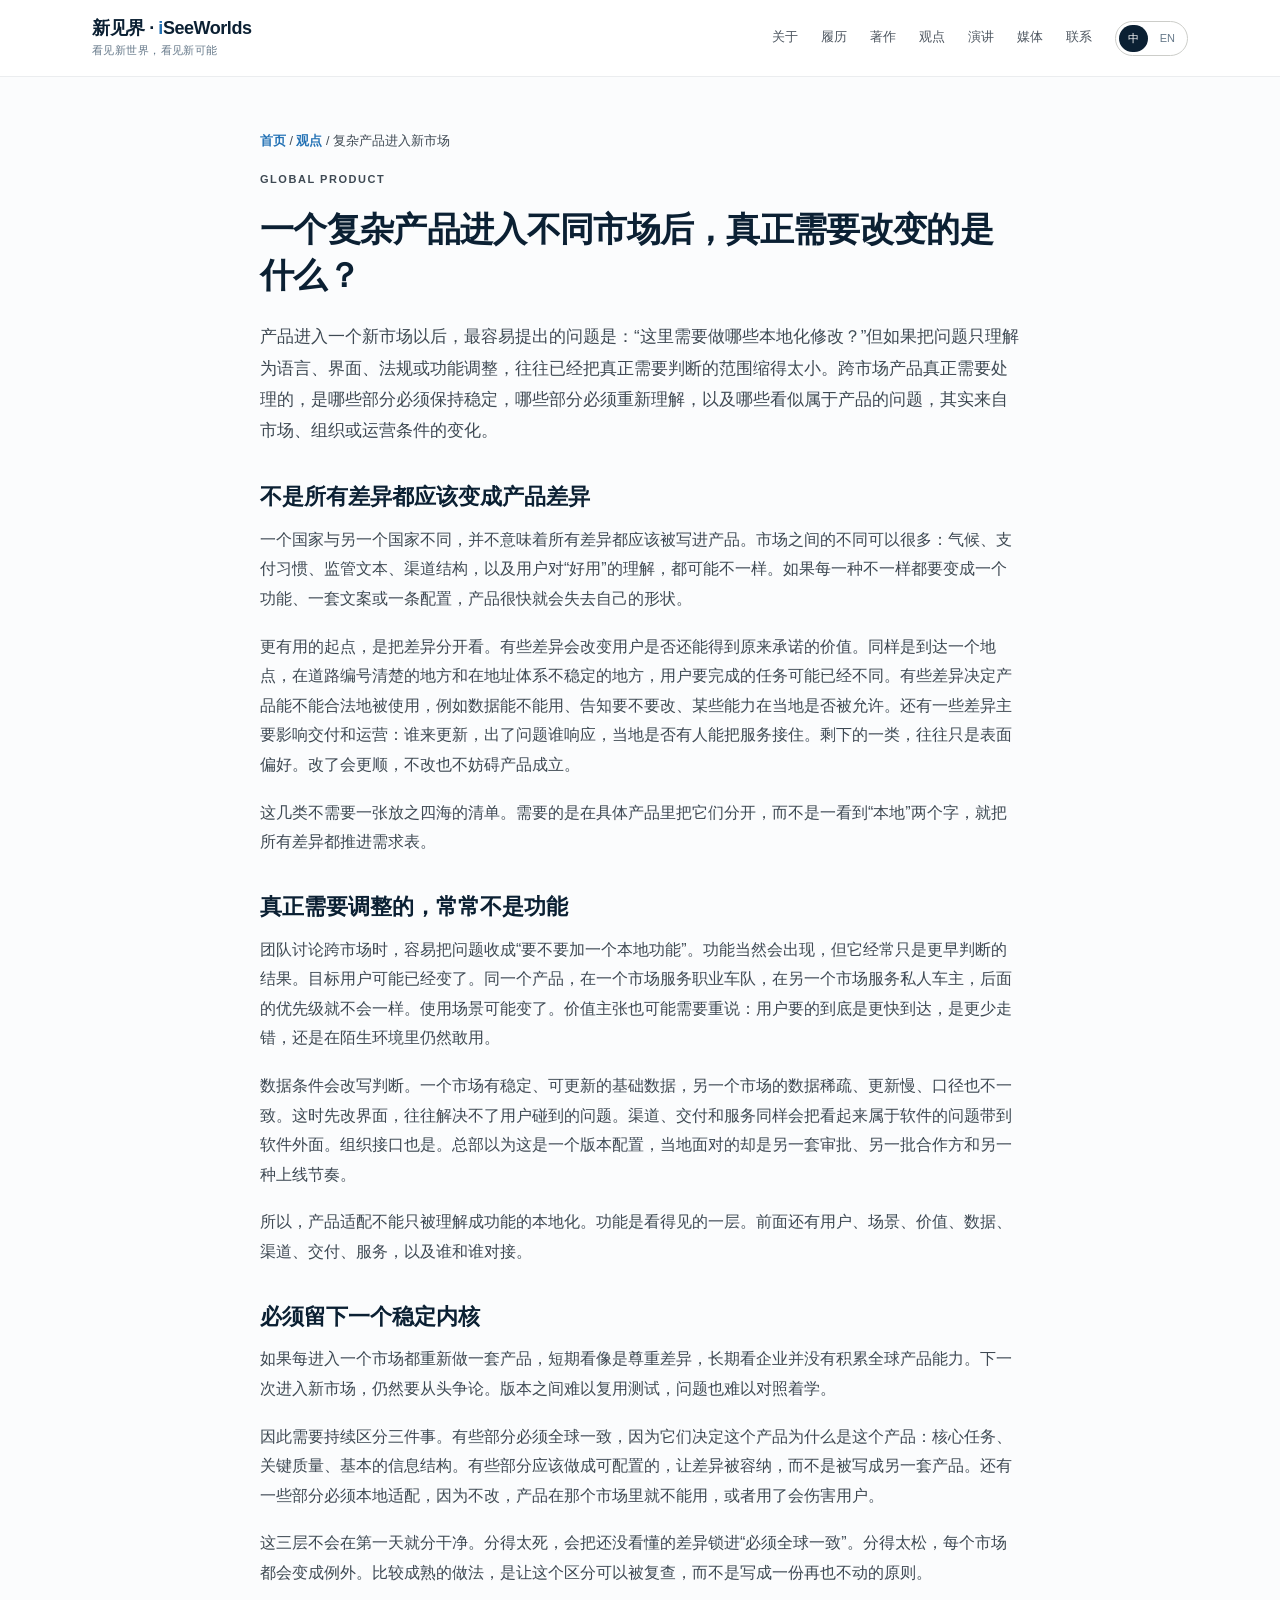
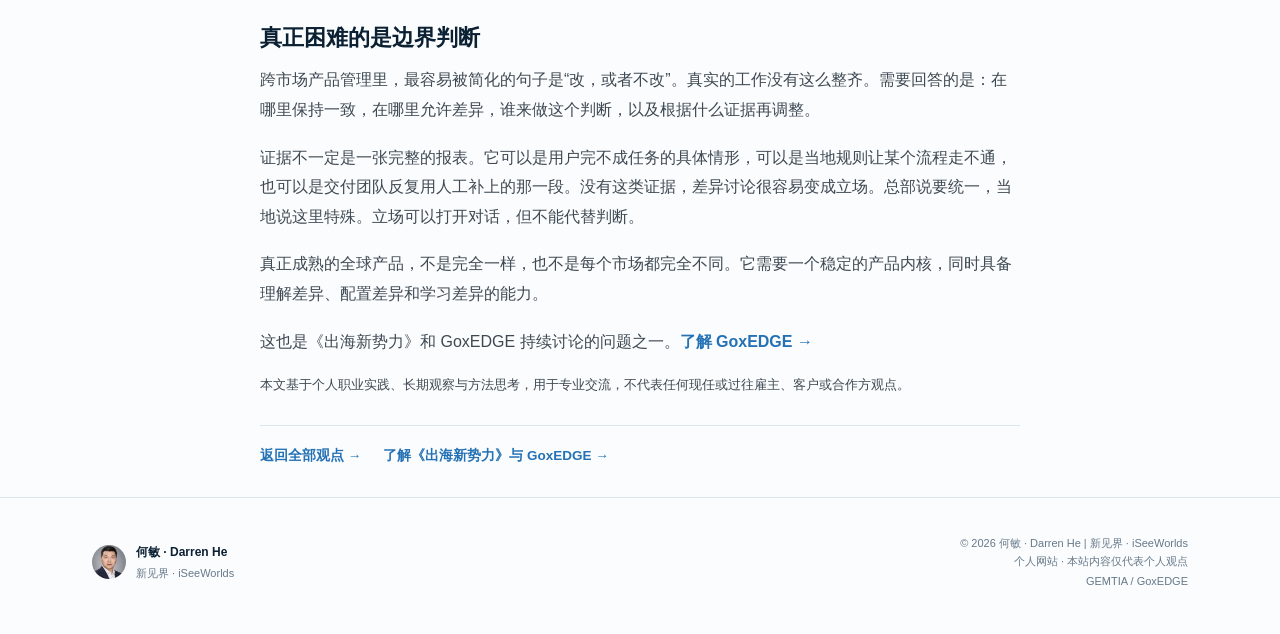
<file: ideas/what-changes-across-markets/index.html>
<!DOCTYPE html>
<html lang="zh-CN">
<head>
  <meta charset="UTF-8" />
  <meta name="viewport" content="width=device-width, initial-scale=1.0" />
  <title>一个复杂产品进入不同市场后，真正需要改变的是什么？｜何敏 · iSeeWorlds</title>
  <meta name="description" content="产品进入新市场后，真正要判断的不是列出多少本地化修改，而是哪些部分必须稳定，哪些差异会改变用户价值与运营条件。" />
  <meta name="author" content="Darren He" />
  <meta name="robots" content="index,follow,max-image-preview:large" />
  <link rel="canonical" href="https://iseeworlds.com/ideas/what-changes-across-markets/" />
  <link rel="icon" type="image/svg+xml" href="../../assets/favicon.svg" />
  <link rel="stylesheet" href="../../assets/ideas.css" />
  <meta property="og:type" content="article" />
  <meta property="og:site_name" content="iSeeWorlds" />
  <meta property="og:title" content="一个复杂产品进入不同市场后，真正需要改变的是什么？｜何敏 · iSeeWorlds" />
  <meta property="og:description" content="产品进入新市场后，真正要判断的不是列出多少本地化修改，而是哪些部分必须稳定，哪些差异会改变用户价值与运营条件。" />
  <meta property="og:url" content="https://iseeworlds.com/ideas/what-changes-across-markets/" />
  <meta property="og:image" content="https://iseeworlds.com/assets/og-cover.jpg" />
  <meta property="og:locale" content="zh_CN" />
  <meta property="og:locale:alternate" content="en_US" />
  <script type="application/ld+json">
  {
    "@context": "https://schema.org",
    "@type": "Article",
    "headline": "一个复杂产品进入不同市场后，真正需要改变的是什么？",
    "inLanguage": "zh-CN",
    "url": "https://iseeworlds.com/ideas/what-changes-across-markets/",
    "author": {
      "@type": "Person",
      "name": "Darren He",
      "alternateName": "何敏",
      "url": "https://iseeworlds.com/"
    }
  }
  </script>
</head>
<body class="lang-zh" data-title-zh="一个复杂产品进入不同市场后，真正需要改变的是什么？｜何敏 · iSeeWorlds" data-title-en="What Really Needs to Change When a Complex Product Enters a New Market? | Darren He · iSeeWorlds">
  <a class="skip-link" href="#main-content"><span data-zh>跳至主要内容</span><span data-en>Skip to main content</span></a>
  <header class="topbar">
    <div class="wrap">
      <nav aria-label="Primary navigation">
        <a class="identity" href="/" aria-label="iSeeWorlds home">
          <div>
            <div class="wordmark" data-zh>新见界 · <span class="brand-i">i</span>SeeWorlds</div>
            <div class="wordmark" data-en><span class="brand-i">i</span>SeeWorlds</div>
            <small data-zh>看见新世界，看见新可能</small>
            <small data-en>I See Worlds. I See Possibilities.</small>
          </div>
        </a>
        <div class="navlinks">
          <a href="/#about"><span data-zh>关于</span><span data-en>About</span></a>
          <a href="/#experience"><span data-zh>履历</span><span data-en>Experience</span></a>
          <a href="/#book"><span data-zh>著作</span><span data-en>Book</span></a>
          <a href="/#ideas"><span data-zh>观点</span><span data-en>Ideas</span></a>
          <a href="/#speaking"><span data-zh>演讲</span><span data-en>Speaking</span></a>
          <a href="/#media"><span data-zh>媒体</span><span data-en>Media</span></a>
          <a href="/#contact"><span data-zh>联系</span><span data-en>Contact</span></a>
          <button class="menu-toggle" id="menuToggle" type="button" aria-label="Open navigation" aria-expanded="false" aria-controls="mobileMenu"><span></span><span></span><span></span></button>
          <div class="lang-switch" aria-label="Language selector">
            <button id="zhBtn" class="active" type="button" aria-pressed="true">中</button>
            <button id="enBtn" type="button" aria-pressed="false">EN</button>
          </div>
        </div>
      </nav>
      <div class="mobile-menu" id="mobileMenu" aria-label="Mobile navigation">
        <a href="/#about"><span data-zh>关于</span><span data-en>About</span></a>
        <a href="/#experience"><span data-zh>履历</span><span data-en>Experience</span></a>
        <a href="/#book"><span data-zh>著作</span><span data-en>Book</span></a>
        <a href="/#ideas"><span data-zh>观点</span><span data-en>Ideas</span></a>
        <a href="/#speaking"><span data-zh>演讲</span><span data-en>Speaking</span></a>
        <a href="/#media"><span data-zh>媒体</span><span data-en>Media</span></a>
        <a href="/#contact"><span data-zh>联系</span><span data-en>Contact</span></a>
      </div>
    </div>
  </header>
  <main id="main-content">
    <article class="wrap article">
      <p class="crumb"><a href="/"><span data-zh>首页</span><span data-en>Home</span></a> / <a href="/#ideas"><span data-zh>观点</span><span data-en>Ideas</span></a> / <span data-zh>复杂产品进入新市场</span><span data-en>What really needs to change</span></p>
      <p class="kicker">Global Product</p>
      <h1 data-zh>一个复杂产品进入不同市场后，真正需要改变的是什么？</h1>
      <h1 data-en>What Really Needs to Change When a Complex Product Enters a New Market?</h1>
      <p class="lede" data-zh>产品进入一个新市场以后，最容易提出的问题是：“这里需要做哪些本地化修改？”但如果把问题只理解为语言、界面、法规或功能调整，往往已经把真正需要判断的范围缩得太小。跨市场产品真正需要处理的，是哪些部分必须保持稳定，哪些部分必须重新理解，以及哪些看似属于产品的问题，其实来自市场、组织或运营条件的变化。</p>
      <p class="lede" data-en>Once a product enters a new market, the first question is usually which local changes to make. If that question only means language, interface, regulation or features, the real scope of judgment has already been narrowed too far. A cross-market product has to decide what must stay stable, what has to be understood again, and which problems that look like product issues actually come from the market, the organization or the conditions of operation.</p>

      <h2 data-zh>不是所有差异都应该变成产品差异</h2>
      <h2 data-en>Not every difference belongs in the product</h2>
      <div data-zh>
        <p>一个国家与另一个国家不同，并不意味着所有差异都应该被写进产品。市场之间的不同可以很多：气候、支付习惯、监管文本、渠道结构，以及用户对“好用”的理解，都可能不一样。如果每一种不一样都要变成一个功能、一套文案或一条配置，产品很快就会失去自己的形状。</p>
        <p>更有用的起点，是把差异分开看。有些差异会改变用户是否还能得到原来承诺的价值。同样是到达一个地点，在道路编号清楚的地方和在地址体系不稳定的地方，用户要完成的任务可能已经不同。有些差异决定产品能不能合法地被使用，例如数据能不能用、告知要不要改、某些能力在当地是否被允许。还有一些差异主要影响交付和运营：谁来更新，出了问题谁响应，当地是否有人能把服务接住。剩下的一类，往往只是表面偏好。改了会更顺，不改也不妨碍产品成立。</p>
        <p>这几类不需要一张放之四海的清单。需要的是在具体产品里把它们分开，而不是一看到“本地”两个字，就把所有差异都推进需求表。</p>
      </div>
      <div data-en>
        <p>One country differing from another does not mean every difference should be encoded into the product. Markets differ in climate, payment habits, regulatory text, channel structure and in what users treat as “good enough.” If each of those becomes a feature, a copy variant or a configuration, the product soon loses its shape.</p>
        <p>A more useful start is to separate the differences. Some change whether users still receive the value that was promised. Getting to a place is not the same task where roads are clearly numbered and where the address system itself is unstable. Some differences decide whether the product can be used lawfully: whether data may be used, whether disclosure has to change, whether a capability is allowed. Others mainly affect delivery and operations: who updates the product, who answers when it fails, and whether anyone local can actually carry the service. What remains is often surface preference. Changing it makes the product smoother. Leaving it does not stop the product from working.</p>
        <p>These categories do not need a universal checklist. They need to be separated inside a specific product, rather than pushed onto a requirements list the moment the word “local” appears.</p>
      </div>

      <h2 data-zh>真正需要调整的，常常不是功能</h2>
      <h2 data-en>What changes is often not the feature</h2>
      <div data-zh>
        <p>团队讨论跨市场时，容易把问题收成“要不要加一个本地功能”。功能当然会出现，但它经常只是更早判断的结果。目标用户可能已经变了。同一个产品，在一个市场服务职业车队，在另一个市场服务私人车主，后面的优先级就不会一样。使用场景可能变了。价值主张也可能需要重说：用户要的到底是更快到达，是更少走错，还是在陌生环境里仍然敢用。</p>
        <p>数据条件会改写判断。一个市场有稳定、可更新的基础数据，另一个市场的数据稀疏、更新慢、口径也不一致。这时先改界面，往往解决不了用户碰到的问题。渠道、交付和服务同样会把看起来属于软件的问题带到软件外面。组织接口也是。总部以为这是一个版本配置，当地面对的却是另一套审批、另一批合作方和另一种上线节奏。</p>
        <p>所以，产品适配不能只被理解成功能的本地化。功能是看得见的一层。前面还有用户、场景、价值、数据、渠道、交付、服务，以及谁和谁对接。</p>
      </div>
      <div data-en>
        <p>Cross-market discussions collapse easily into whether to add a local feature. Features do appear, but they are often the result of an earlier judgment. The user may already be different. The same product serving professional fleets in one market and private drivers in another will not keep the same priorities. The situation of use may change. The value proposition may need to be said again: is the user buying a faster arrival, fewer wrong turns, or the confidence to keep using the product in an unfamiliar place?</p>
        <p>Data conditions rewrite the judgment. One market has stable base data that can be updated. Another has sparse data, slow updates and inconsistent definitions. Changing the interface first rarely fixes what the user actually meets. Channels, delivery and service pull problems that look like software out of the software. So does the organizational interface. Headquarters sees a version setting. The local team faces a different approval path, different partners and a different release rhythm.</p>
        <p>Product adaptation is therefore not the same thing as feature localization. The feature is the visible layer. In front of it sit the user, the situation, the value, the data, the channel, delivery, service, and who has to work with whom.</p>
      </div>

      <h2 data-zh>必须留下一个稳定内核</h2>
      <h2 data-en>A stable core still has to remain</h2>
      <div data-zh>
        <p>如果每进入一个市场都重新做一套产品，短期看像是尊重差异，长期看企业并没有积累全球产品能力。下一次进入新市场，仍然要从头争论。版本之间难以复用测试，问题也难以对照着学。</p>
        <p>因此需要持续区分三件事。有些部分必须全球一致，因为它们决定这个产品为什么是这个产品：核心任务、关键质量、基本的信息结构。有些部分应该做成可配置的，让差异被容纳，而不是被写成另一套产品。还有一些部分必须本地适配，因为不改，产品在那个市场里就不能用，或者用了会伤害用户。</p>
        <p>这三层不会在第一天就分干净。分得太死，会把还没看懂的差异锁进“必须全球一致”。分得太松，每个市场都会变成例外。比较成熟的做法，是让这个区分可以被复查，而不是写成一份再也不动的原则。</p>
      </div>
      <div data-en>
        <p>Rebuilding the product for every new market can look like respect for difference. Over time it means the company never accumulates a global product capability. The next market starts the argument again. Tests are hard to reuse, and problems are hard to compare.</p>
        <p>Three distinctions have to be kept alive. Some parts must stay globally consistent, because they are why the product is this product: the core task, the critical quality bar, the basic information structure. Some parts should be configurable, so difference is absorbed rather than turned into another product. Some parts must be adapted locally, because without the change the product cannot be used in that market, or using it would harm the user.</p>
        <p>Those layers are not clean on day one. Drawn too tightly, they lock a misunderstood difference into “must be global.” Drawn too loosely, every market becomes an exception. A more mature practice is to make the distinction reviewable, not to freeze it as a principle that can never be reopened.</p>
      </div>

      <h2 data-zh>真正困难的是边界判断</h2>
      <h2 data-en>The hard part is the boundary</h2>
      <div data-zh>
        <p>跨市场产品管理里，最容易被简化的句子是“改，或者不改”。真实的工作没有这么整齐。需要回答的是：在哪里保持一致，在哪里允许差异，谁来做这个判断，以及根据什么证据再调整。</p>
        <p>证据不一定是一张完整的报表。它可以是用户完不成任务的具体情形，可以是当地规则让某个流程走不通，也可以是交付团队反复用人工补上的那一段。没有这类证据，差异讨论很容易变成立场。总部说要统一，当地说这里特殊。立场可以打开对话，但不能代替判断。</p>
        <p>真正成熟的全球产品，不是完全一样，也不是每个市场都完全不同。它需要一个稳定的产品内核，同时具备理解差异、配置差异和学习差异的能力。</p>
        <p>这也是《出海新势力》和 GoxEDGE 持续讨论的问题之一。<a href="https://goxedge.com/?utm_source=iseeworlds&amp;utm_medium=referral&amp;utm_campaign=ecosystem" target="_blank" rel="noopener noreferrer">了解 GoxEDGE →</a></p>
      </div>
      <div data-en>
        <p>The sentence that oversimplifies cross-market product work is “change it, or don’t.” The work is less tidy than that. The questions are where consistency holds, where difference is allowed, who makes that call, and what evidence would justify changing it later.</p>
        <p>The evidence does not have to be a finished dashboard. It can be a concrete case of a user failing the task, a local rule that blocks a flow, or the manual patch a delivery team keeps applying. Without that kind of evidence, the discussion becomes a position. Headquarters says unify. The local team says this market is special. A position can open the conversation. It cannot replace the judgment.</p>
        <p>A mature global product is neither identical everywhere nor wholly different in every market. It needs a stable core, and the ability to understand difference, configure difference and learn from difference.</p>
        <p>This is one of the questions 《出海新势力》 and GoxEDGE keep returning to. <a href="https://goxedge.com/?utm_source=iseeworlds&amp;utm_medium=referral&amp;utm_campaign=ecosystem" target="_blank" rel="noopener noreferrer">Explore GoxEDGE →</a></p>
      </div>

      <p class="note-boundary" data-zh>本文基于个人职业实践、长期观察与方法思考，用于专业交流，不代表任何现任或过往雇主、客户或合作方观点。</p>
      <p class="note-boundary" data-en>This note reflects personal professional experience and observation. It does not represent the views of any current or former employer, client or partner.</p>
      <div class="note-end">
        <a href="/#ideas"><span data-zh>返回全部观点 →</span><span data-en>Back to all ideas →</span></a>
        <a href="https://goxedge.com/?utm_source=iseeworlds&amp;utm_medium=referral&amp;utm_campaign=ecosystem" target="_blank" rel="noopener noreferrer"><span data-zh>了解《出海新势力》与 GoxEDGE →</span><span data-en>Explore the book and GoxEDGE →</span></a>
      </div>
    </article>
  </main>
  <footer>
    <div class="wrap footer">
      <div class="footer-person">
        <img src="../../assets/darren-portrait-480.webp" width="480" height="617" loading="lazy" decoding="async" alt="Darren He" />
        <div><strong data-zh>何敏 · Darren He</strong><strong data-en>Darren He</strong><br/><span data-zh>新见界 · iSeeWorlds</span><span data-en>iSeeWorlds</span></div>
      </div>
      <div class="footer-note">
        <div><span data-zh>© <span class="copyright-year">2026</span> 何敏 · Darren He | 新见界 · iSeeWorlds</span><span data-en>© <span class="copyright-year">2026</span> Darren He | iSeeWorlds</span></div>
        <div><span data-zh>个人网站 · 本站内容仅代表个人观点</span><span data-en>Personal website · Views expressed here are my own</span></div>
        <div class="footer-links"><a href="https://gemtia.com/?utm_source=iseeworlds&amp;utm_medium=referral&amp;utm_campaign=ecosystem" target="_blank" rel="noopener noreferrer">GEMTIA</a> / <a href="https://goxedge.com/?utm_source=iseeworlds&amp;utm_medium=referral&amp;utm_campaign=ecosystem" target="_blank" rel="noopener noreferrer">GoxEDGE</a></div>
      </div>
    </div>
  </footer>
  <script>
    const body=document.body;
    const zhBtn=document.getElementById('zhBtn');
    const enBtn=document.getElementById('enBtn');
    const menuToggle=document.getElementById('menuToggle');
    const mobileMenu=document.getElementById('mobileMenu');
    function setLang(lang){
      body.classList.toggle('lang-zh',lang==='zh');
      body.classList.toggle('lang-en',lang==='en');
      zhBtn.classList.toggle('active',lang==='zh');
      enBtn.classList.toggle('active',lang==='en');
      zhBtn.setAttribute('aria-pressed',String(lang==='zh'));
      enBtn.setAttribute('aria-pressed',String(lang==='en'));
      document.documentElement.lang=lang==='zh'?'zh-CN':'en';
      document.title=lang==='zh'?body.dataset.titleZh:body.dataset.titleEn;
      try{localStorage.setItem('iseeworlds-lang',lang)}catch(e){}
    }
    function closeMenu(){
      mobileMenu.classList.remove('open');
      menuToggle.setAttribute('aria-expanded','false');
    }
    zhBtn.addEventListener('click',()=>setLang('zh'));
    enBtn.addEventListener('click',()=>setLang('en'));
    menuToggle.addEventListener('click',()=>{
      const open=mobileMenu.classList.toggle('open');
      menuToggle.setAttribute('aria-expanded',String(open));
    });
    mobileMenu.querySelectorAll('a').forEach(link=>link.addEventListener('click',closeMenu));
    document.querySelectorAll('.copyright-year').forEach(el=>el.textContent=String(new Date().getFullYear()));
    try{const saved=localStorage.getItem('iseeworlds-lang');if(saved==='en')setLang('en')}catch(e){}
  </script>
</body>
</html>
</file>
<file: assets/ideas.css>
:root{
  --ink:#0b2033;
  --muted:#66798a;
  --line:#dce5eb;
  --paper:#fbfcfd;
  --surface:#ffffff;
  --accent:#2472b5;
  --max:1180px;
  --sans:ui-sans-serif,-apple-system,BlinkMacSystemFont,"SF Pro Text","Segoe UI","PingFang SC","Hiragino Sans GB","Noto Sans CJK SC","Microsoft YaHei","Helvetica Neue",Arial,sans-serif;
  --display:ui-sans-serif,-apple-system,BlinkMacSystemFont,"SF Pro Display","Segoe UI","PingFang SC","Hiragino Sans GB","Noto Sans CJK SC","Microsoft YaHei","Helvetica Neue",Arial,sans-serif;
}
*{box-sizing:border-box}
html{scroll-behavior:smooth}
body{margin:0;background:var(--paper);color:var(--ink);font-family:var(--sans);font-size:16px;line-height:1.85;-webkit-font-smoothing:antialiased;text-rendering:optimizeLegibility}
body.lang-zh [data-en]{display:none!important}
body.lang-en [data-zh]{display:none!important}
body.lang-en{font-family:-apple-system,BlinkMacSystemFont,"Segoe UI","Helvetica Neue",Arial,sans-serif}
a{color:inherit;text-decoration:none}
img{display:block;max-width:100%}
button{font-family:inherit}
:focus-visible{outline:3px solid rgba(36,114,181,.38);outline-offset:3px}
.skip-link{position:fixed;left:16px;top:12px;z-index:1000;padding:10px 14px;background:var(--ink);color:#fff;border-radius:6px;transform:translateY(-160%);transition:transform .18s ease}
.skip-link:focus{transform:translateY(0)}
.wrap{max-width:var(--max);margin:0 auto;padding:0 42px}
.topbar{position:sticky;top:0;z-index:50;background:rgba(255,255,255,.9);backdrop-filter:blur(18px);border-bottom:1px solid rgba(11,32,51,.08)}
nav{height:76px;display:flex;align-items:center;justify-content:space-between;gap:28px}
.identity{display:flex;align-items:center;gap:12px;min-width:220px}
.wordmark{font-family:var(--display);font-size:18px;font-weight:740;letter-spacing:-.025em;line-height:1.1;color:var(--ink);white-space:nowrap}
.wordmark .brand-i{color:var(--accent);font-weight:760}
.identity small{display:block;font-size:10.5px;line-height:1.2;color:var(--muted);margin-top:5px;letter-spacing:.04em}
.navlinks{display:flex;align-items:center;gap:23px;font-size:12.5px;color:#4d5660}
.navlinks a{transition:color .18s ease}
.navlinks a:hover{color:var(--accent)}
.lang-switch{display:flex;gap:3px;padding:3px;border:1px solid #cccdc9;border-radius:999px;background:rgba(255,255,255,.6)}
.lang-switch button{border:0;background:transparent;border-radius:999px;padding:6px 9px;font-size:11px;color:var(--muted);cursor:pointer}
.lang-switch button.active{background:var(--ink);color:#fff}
.menu-toggle{display:none;border:0;background:transparent;padding:7px;cursor:pointer;color:var(--ink)}
.menu-toggle span{display:block;width:20px;height:1.5px;background:currentColor;margin:4px 0}
.mobile-menu{display:none;border-top:1px solid rgba(11,32,51,.08);padding:8px 0 16px}
.mobile-menu a{display:block;padding:10px 0;font-size:13px;color:#405565;border-bottom:1px solid rgba(11,32,51,.06)}
.mobile-menu a:last-child{border-bottom:0}
.article{max-width:760px;margin:0 auto;padding:54px 0 28px}
.crumb{font-size:12.5px;color:var(--muted);margin:0 0 22px;line-height:1.6}
.crumb a:hover{color:var(--accent)}
.kicker{font-size:11px;letter-spacing:.14em;text-transform:uppercase;color:var(--accent);font-weight:760;margin:0 0 14px}
.article h1{font-family:var(--display);font-size:34px;line-height:1.35;letter-spacing:-.02em;font-weight:680;margin:0 0 22px;overflow-wrap:break-word}
.lede{font-size:17px;line-height:1.85;color:#31485a;margin:0 0 28px}
.article h2{font-family:var(--display);font-size:22px;line-height:1.45;font-weight:650;margin:34px 0 12px}
.article p{margin:0 0 18px;color:#3e4953;overflow-wrap:break-word}
.article a{color:var(--accent);font-weight:650}
.article a:hover{text-decoration:underline}
.note-boundary{margin:8px 0 0;font-size:13px;line-height:1.75;color:#66798a}
.note-end{display:flex;flex-wrap:wrap;gap:10px 22px;margin-top:28px;padding-top:18px;border-top:1px solid var(--line)}
.note-end a{color:var(--accent);font-size:13.5px;font-weight:650}
.note-end a:hover{text-decoration:underline}
footer{padding:36px 0 44px;border-top:1px solid var(--line)}
.footer{display:flex;justify-content:space-between;align-items:center;gap:30px;font-size:11px;color:var(--muted)}
.footer-person{display:flex;align-items:center;gap:10px}
.footer-person img{width:34px;height:34px;border-radius:50%;object-fit:cover;object-position:center 17%}
.footer-person strong{font-size:12px;color:var(--ink)}
.footer-note{max-width:430px;text-align:right;line-height:1.65}
.footer-links{margin-top:2px}
.footer-links a:hover{color:var(--accent)}
@media(max-width:980px){
  .navlinks>a{display:none}
  .menu-toggle{display:inline-flex;flex-direction:column;justify-content:center}
  .mobile-menu.open{display:block}
}
@media(max-width:700px){
  .wrap{padding:0 22px}
  nav{height:68px}
  .identity{min-width:0}
  .identity small{display:none}
  .article{padding-top:36px}
  .article h1{font-size:28px;line-height:1.4}
  .lede,.article p{font-size:16px}
  .footer{flex-direction:column;align-items:flex-start}
  .footer-note{text-align:left;max-width:none}
}
</file>
<file: assets/media.css>
.kit{max-width:820px;margin:0 auto;padding:54px 0 36px}
.kit h1{font-family:var(--display);font-size:34px;line-height:1.35;letter-spacing:-.02em;font-weight:680;margin:0 0 14px;overflow-wrap:break-word}
.kit .lede{font-size:17px;line-height:1.85;color:#31485a;margin:0 0 28px}
.kit h2{font-family:var(--display);font-size:22px;line-height:1.45;font-weight:650;margin:34px 0 12px}
.kit p{margin:0 0 14px;color:#3e4953;overflow-wrap:break-word}
.kit-kicker{font-size:11px;letter-spacing:.14em;text-transform:uppercase;color:var(--accent);font-weight:760;margin:0 0 8px}
.kit-facts{margin:0;padding:0;list-style:none;border-top:2px solid #183c58}
.kit-facts li{padding:12px 0;border-bottom:1px solid var(--line);font-size:15px}
.kit a{color:var(--accent);font-weight:650}
.kit a:hover{text-decoration:underline}
.host-intro{font-size:16px;line-height:1.85}
.kit-actions{display:flex;flex-wrap:wrap;gap:10px;margin:8px 0 18px}
.kit-actions button,.kit-actions a.btn{font-family:inherit;display:inline-flex;align-items:center;min-height:42px;padding:0 16px;font-size:12.5px;font-weight:720;border:1px solid #b8c8d4;background:#fff;border-radius:7px;color:var(--ink);cursor:pointer}
.topic-line{padding:12px 0;border-bottom:1px solid var(--line)}
.topic-line strong{display:block;font-size:15px;margin-bottom:3px}
.topic-line span{font-size:13.5px;color:#66798a}
@media(max-width:700px){
  .kit{padding-top:36px}
  .kit h1{font-size:28px;line-height:1.4}
}
@media print{
  .topbar,footer,.skip-link,.no-print,.lang-switch,.menu-toggle,.mobile-menu{display:none!important}
  body{background:#fff;color:#000}
  .kit{max-width:none;padding:0}
  .kit a{color:#000;font-weight:650}
}
</file>
